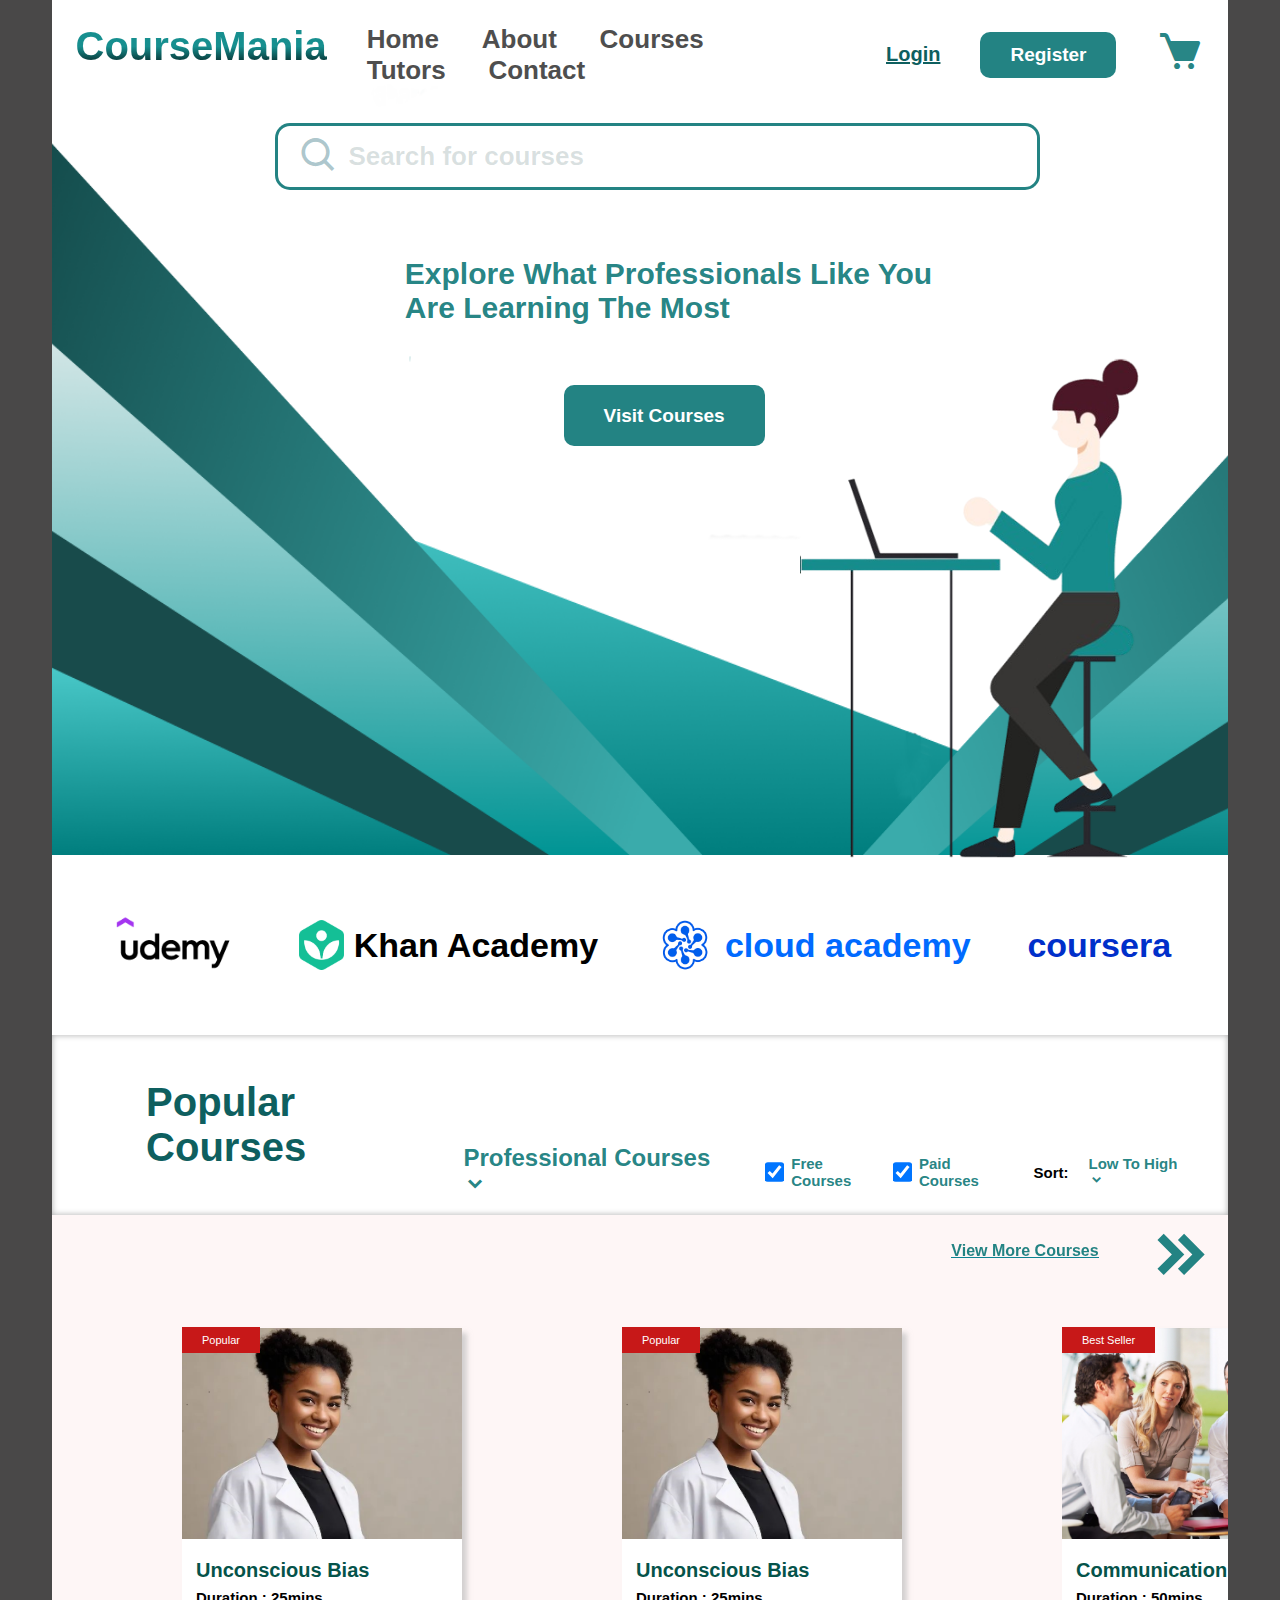
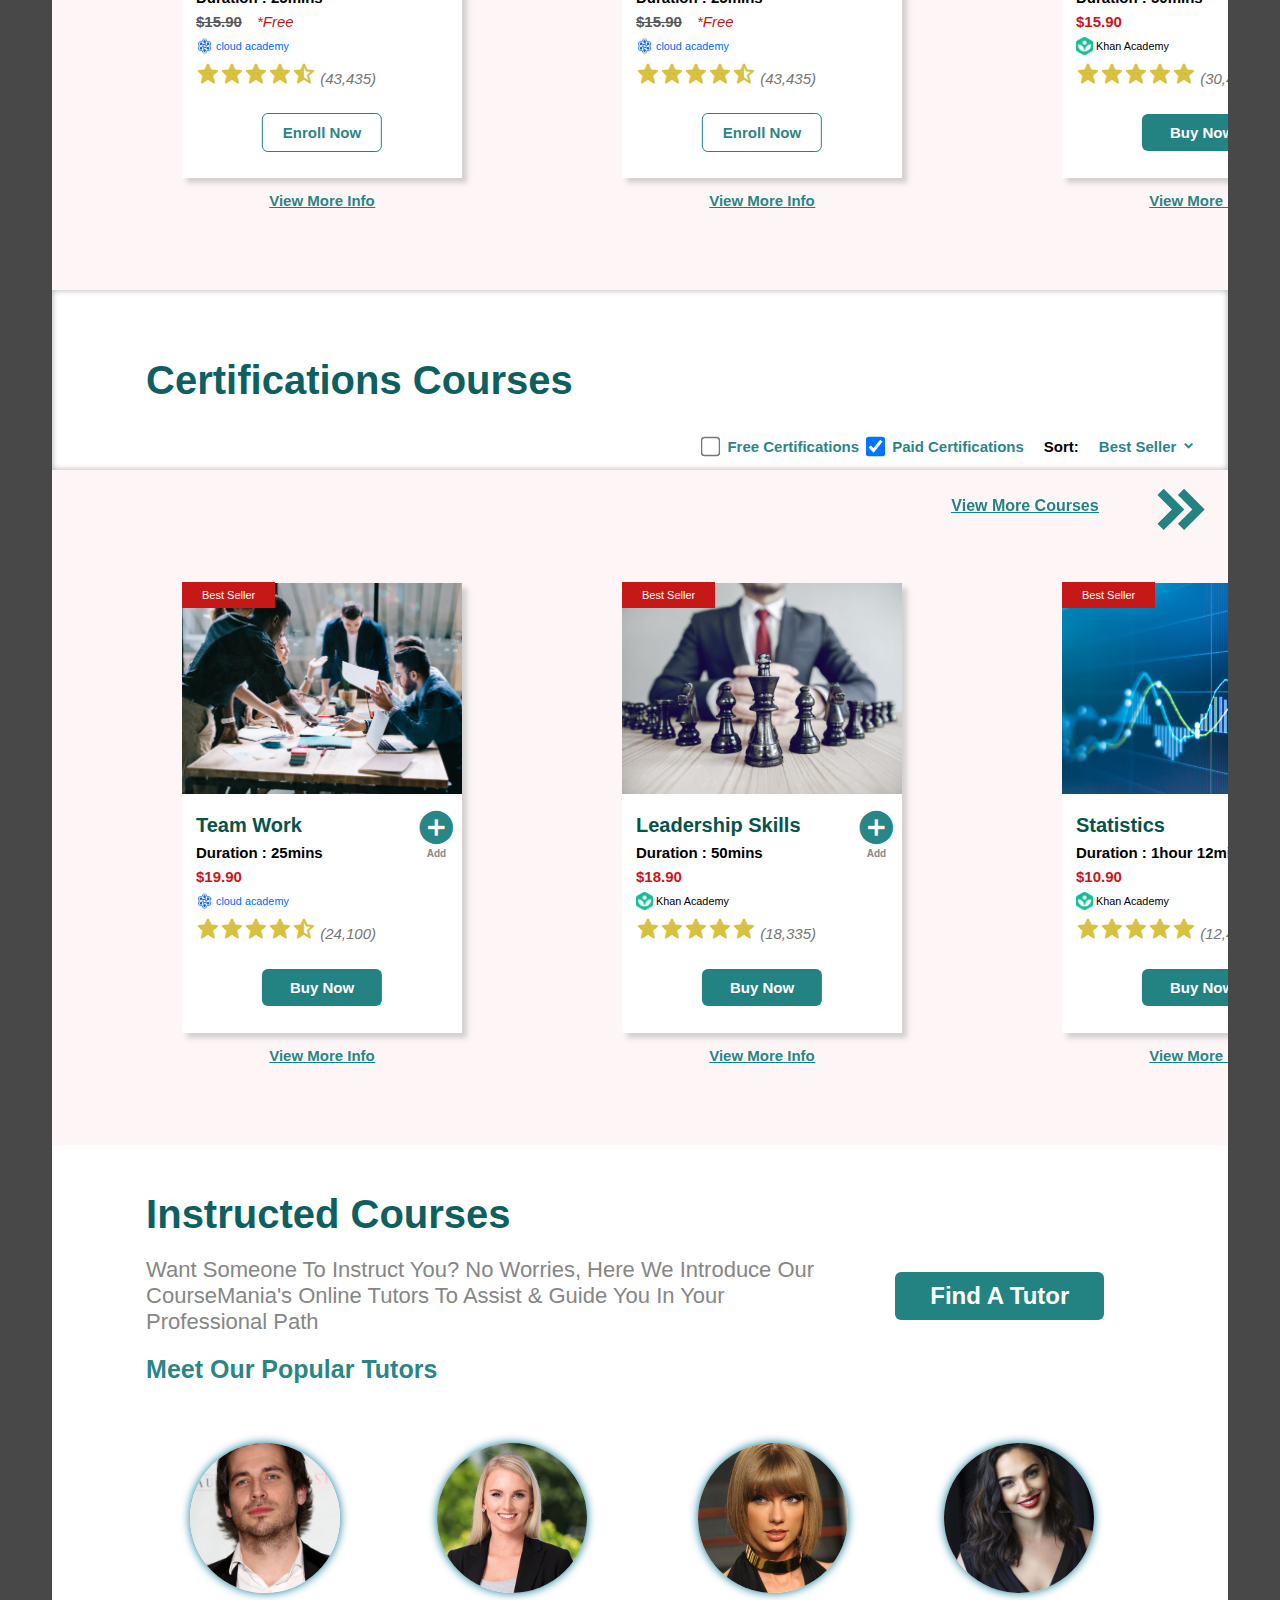
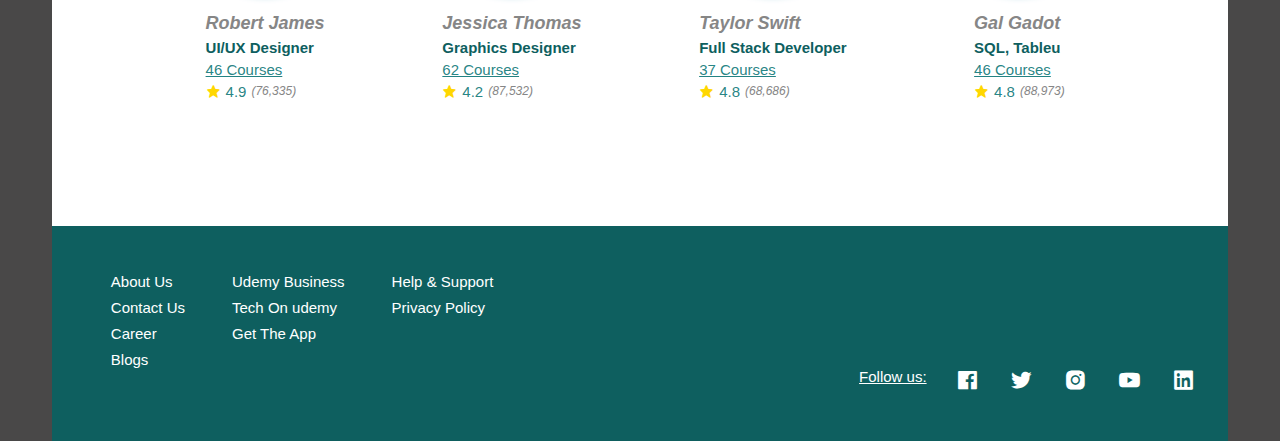
<file: index.html>
<!DOCTYPE html>
<html lang="en">
  <head>
    <meta charset="UTF-8" />
    <meta name="viewport" content="width=device-width, initial-scale=1.0" />
    <title>Course Mania</title>
   
    <link
      href="https://unpkg.com/boxicons@2.1.4/css/boxicons.min.css"
      rel="stylesheet"
    />
    <link rel="stylesheet" href="./responsive/index.css" />
    <link rel="stylesheet" href="./responsive/navabr.css" />
  </head>
  <body>
    <div class="first-page">
      <div class="container1">
        <header>
          <h1>CourseMania</h1>
        </header>
        <nav>
          <input type="checkbox" id="check" />
          <label for="check">
            <i class="bx bx-menu"></i>
          </label>
          <ul>
            <li>
              <a href="index.html">Home</a>
              <a href="#">About</a>
              <a href="#courses">Courses</a>
              <a href="#tutors">Tutors</a>
              <a href="#">Contact</a>
            </li>
          </ul>

          <div class="nav-opt">
            <a href="login.html" aria-label="Login">Login</a>
            <a href="register.html" class="btn" aria-label="Register">Register</a>
            <a href="#" aria-label="Shopping Cart"
              ><i class="bx bxs-cart"></i
            ></a>
          </div>
        </nav>
      </div>
      <div class="container2">
        <div class="search-space">
          <i class="bx bx-search"></i>
          <input type="text" placeholder="Search for courses" />
        </div>
        <div class="content">
          <p>explore what professionals like you are learning the most</p>
          <a href="#" class="btn">Visit Courses</a>
        </div>
      </div>
      <div class="image">
        <img src="./media/coursemenia.png" alt="" />
      </div>
    </div>

    <div class="second-page">
      <div class="second-logos">
        <div class="logo">
          <img src="./media/image.png" height="60" alt="" />
        </div>
        <div class="logo">
          <img height="50" width="45" src="./media/khanacademy.png" />
          <h2>Khan Academy</h2>
        </div>
        <div class="logo">
          <img height="60" width="60" src="./media/cloud.webp" />
          <h2>cloud academy</h2>
        </div>
        <div class="logo"><h2>coursera</h2></div>
      </div>
      <div class="courses-heading">
        <h1 id="courses">Popular Courses</h1>
        <div class="subs">
          <a href=""
            >Professional Courses <i class="bx bxs-chevron-down"></i>
          </a>
          <div class="subcheckbox">
            <input type="checkbox" name="" id="free" checked /><label for="free"
              >Free Courses</label
            >
            <input type="checkbox" name="" id="paid" checked /><label for="paid"
              >Paid Courses</label
            >
          </div>
          <p style="font-weight: 600">Sort:</p>
          <a>Low To High <i class="bx bxs-chevron-down"></i></a>
        </div>
        <div class="viewmorecourses"><a>View More Courses</a></div>
        <div class="nextpagearrow"><i class="bx bxs-chevrons-right"></i></div>
      </div>
      <div class="popular-courses-contents" >
        <div class="popular-courses">
          <div class="tag"><a href="">Popular</a></div>
          <div class="popular-courses-image">
            <img src="./media/1.jpeg" alt="" />
          </div>
          <div class="popular-courses-info">
            <h3>Unconscious Bias</h3>
            <p>Duration : 25mins</p>
            <div><del>$15.90</del><span>*Free</span></div>
            <div class="logo">
              <img height="18rem" width="17rem" src="./media/cloud.webp" />
              <small>cloud academy</small>
            </div>
            <div class="ratings">
              <i class="bx bxs-star"></i><i class="bx bxs-star"></i
              ><i class="bx bxs-star"></i><i class="bx bxs-star"></i
              ><i class="bx bxs-star-half"></i> <span>(43,435)</span>
            </div>
          </div>
          <div class="button enroll"><a href="enrollpage.html">Enroll Now</a></div>
          <div class="viewmoreinfo"><a href="enrollpage.html">View More Info</a></div>
        </div>
        <div class="popular-courses">
          <div class="tag"><a href="">Popular</a></div>
          <div class="popular-courses-image">
            <img src="./media/1.jpeg" alt="" />
          </div>
          <div class="popular-courses-info">
            <h3>Unconscious Bias</h3>
            <p>Duration : 25mins</p>
            <div><del>$15.90</del><span>*Free</span></div>
            <div class="logo">
              <img height="18rem" width="17rem" src="./media/cloud.webp" />
              <small>cloud academy</small>
            </div>
            <div class="ratings">
              <i class="bx bxs-star"></i><i class="bx bxs-star"></i
              ><i class="bx bxs-star"></i><i class="bx bxs-star"></i
              ><i class="bx bxs-star-half"></i> <span>(43,435)</span>
            </div>
          </div>
          <div class="button enroll"><a href="enrollpage.html">Enroll Now</a></div>
          <div class="viewmoreinfo"><a href="enrollpage.html">View More Info</a></div>
        </div>
        <div class="popular-courses">
          <div class="tag"><a href="">Best Seller</a></div>
          <div class="popular-courses-image">
            <img src="./media/communication.png" alt="" />
          </div>
          <div class="popular-courses-info">
            <h3>Communication</h3>
            <p>Duration : 50mins</p>
            <div><price style="color: #c71818">$15.90</price></div>
            <div class="logo">
              <img height="18rem" width="17rem" src="./media/khanacademy.png" />
              <small style="color: black">Khan Academy</small>
            </div>
            <div class="ratings">
              <i class="bx bxs-star"></i><i class="bx bxs-star"></i
              ><i class="bx bxs-star"></i><i class="bx bxs-star"></i
              ><i class="bx bxs-star"></i> <span>(30,435)</span>
            </div>
          </div>
          <div class="add-btn">
            <i class="bx bxs-check-circle" style="color: #c71818"></i>
            <p style="color: #010101">Added</p>
          </div>
          <div class="button buy"><a href="">Buy Now</a></div>
          <div class="viewmoreinfo"><a href="">View More Info</a></div>
        </div>
        <div class="popular-courses">
          <div class="tag"><a href="">Best Seller</a></div>
          <div class="popular-courses-image">
            <img src="./media/criticalthinker.png" alt="" />
          </div>
          <div class="popular-courses-info">
            <h3>Critical Thinker</h3>
            <p>Duration : 1hour 12mins</p>
            <div><price style="color: #c71818">$10.90</price></div>
            <div class="logo">
              <img height="18rem" width="17rem" src="./media/khanacademy.png" />
              <small style="color: black">Khan Academy</small>
            </div>
            <div class="ratings">
              <i class="bx bxs-star"></i><i class="bx bxs-star"></i
              ><i class="bx bxs-star"></i><i class="bx bxs-star"></i
              ><i class="bx bxs-star"></i> <span>(28,435)</span>
            </div>
          </div>
          <div class="add-btn">
            <i class="bx bxs-plus-circle"></i>
            <p>Add</p>
          </div>
          <div class="button buy"><a href="">Buy Now</a></div>
          <div class="viewmoreinfo"><a href="">View More Info</a></div>
        </div>
      </div>
    </div>
    <!--  -->
    <!--  -->
    <div class="second-page">
      <div class="courses-heading">
        <h1>Certifications Courses</h1>
        <div class="subs">
          <div class="subcheckbox">
            <input type="checkbox" name="" id="" />Free Certifications
            <input type="checkbox" name="" id="" checked />Paid Certifications
          </div>
          <p style="font-weight: 600">Sort:</p>
          <a>Best Seller <i class="bx bxs-chevron-down"></i></a>
        </div>
        <div class="viewmorecourses"><a>View More Courses</a></div>
        <div class="nextpagearrow"><i class="bx bxs-chevrons-right"></i></div>
      </div>
      <div class="popular-courses-contents">
        <div class="popular-courses">
          <div class="tag"><a href="">Best Seller</a></div>
          <div class="popular-courses-image">
            <img src="./media/teamwork.jpg" alt="" />
          </div>
          <div class="popular-courses-info">
            <h3>Team Work</h3>
            <p>Duration : 25mins</p>
            <div><price style="color: #c71818">$19.90</price></div>
            <div class="logo">
              <img height="18rem" width="17rem" src="./media/cloud.webp" />
              <small>cloud academy</small>
            </div>
            <div class="ratings">
              <i class="bx bxs-star"></i><i class="bx bxs-star"></i
              ><i class="bx bxs-star"></i><i class="bx bxs-star"></i
              ><i class="bx bxs-star-half"></i> <span>(24,100)</span>
            </div>
          </div>
          <div class="add-btn">
            <i class="bx bxs-plus-circle"></i>
            <p>Add</p>
          </div>
          <div class="button buy"><a href="">Buy Now</a></div>
          <div class="viewmoreinfo"><a href="">View More Info</a></div>
        </div>
        <div class="popular-courses">
          <div class="tag"><a href="">Best Seller</a></div>
          <div class="popular-courses-image">
            <img src="./media/leadership.jpg" alt="" />
          </div>
          <div class="popular-courses-info">
            <h3>Leadership Skills</h3>
            <p>Duration : 50mins</p>
            <div><price style="color: #c71818">$18.90</price></div>
            <div class="logo">
              <img height="18rem" width="17rem" src="./media/khanacademy.png" />
              <small style="color: black">Khan Academy</small>
            </div>
            <div class="ratings">
              <i class="bx bxs-star"></i><i class="bx bxs-star"></i
              ><i class="bx bxs-star"></i><i class="bx bxs-star"></i
              ><i class="bx bxs-star"></i> <span>(18,335)</span>
            </div>
          </div>
          <div class="add-btn">
            <i class="bx bxs-plus-circle"></i>
            <p>Add</p>
          </div>
          <div class="button buy"><a href="">Buy Now</a></div>
          <div class="viewmoreinfo"><a href="">View More Info</a></div>
        </div>
        <div class="popular-courses">
          <div class="tag"><a href="">Best Seller</a></div>
          <div class="popular-courses-image">
            <img src="./media/statistics.webp" alt="" />
          </div>
          <div class="popular-courses-info">
            <h3>Statistics</h3>
            <p>Duration : 1hour 12mins</p>
            <div><price style="color: #c71818">$10.90</price></div>
            <div class="logo">
              <img height="18rem" width="17rem" src="./media/khanacademy.png" />
              <small style="color: black">Khan Academy</small>
            </div>
            <div class="ratings">
              <i class="bx bxs-star"></i><i class="bx bxs-star"></i
              ><i class="bx bxs-star"></i><i class="bx bxs-star"></i
              ><i class="bx bxs-star"></i> <span>(12,435)</span>
            </div>
          </div>
          <div class="add-btn">
            <i class="bx bxs-plus-circle"></i>
            <p>Add</p>
          </div>
          <div class="button buy"><a href="">Buy Now</a></div>
          <div class="viewmoreinfo"><a href="">View More Info</a></div>
        </div>
        <div class="popular-courses">
          <div class="tag"><a href="">Best Seller</a></div>
          <div class="popular-courses-image">
            <img src="./media/statistics.webp" alt="" />
          </div>
          <div class="popular-courses-info">
            <h3>Statistics</h3>
            <p>Duration : 1hour 12mins</p>
            <div><price style="color: #c71818">$10.90</price></div>
            <div class="logo">
              <img height="18rem" width="17rem" src="./media/khanacademy.png" />
              <small style="color: black">Khan Academy</small>
            </div>
            <div class="ratings">
              <i class="bx bxs-star"></i><i class="bx bxs-star"></i
              ><i class="bx bxs-star"></i><i class="bx bxs-star"></i
              ><i class="bx bxs-star"></i> <span>(12,435)</span>
            </div>
          </div>
          <div class="add-btn">
            <i class="bx bxs-plus-circle"></i>
            <p>Add</p>
          </div>
          <div class="button buy"><a href="">Buy Now</a></div>
          <div class="viewmoreinfo"><a href="">View More Info</a></div>
        </div>
      </div>
    </div>
    <!--  -->
    <!--  -->
    <div class="forth-page">
      <div class="courses-heading">
        <h1 id="tutors">Instructed Courses</h1>
      </div>
      <div class="description">
        <p>
          Want Someone To Instruct You? No Worries, Here We Introduce Our
          CourseMania's Online Tutors To Assist & Guide You In Your Professional
          Path
        </p>
        <a href="">Find A Tutor</a>
      </div>
      <h3>Meet Our Popular Tutors</h3>
      <div class="populartutor">
        <div class="tutor">
          <div class="profile-pic">
            <img src="./media/robert.jpg" alt="" />
          </div>
          <div class="about-tutor">
            <h4>Robert James</h4>
            <p>UI/UX Designer</p>
            <a href="">46 Courses</a>
            <div class="rating">
              <i class="bx bxs-star"></i>
              4.9
              <span>(76,335)</span>
            </div>
          </div>
        </div>

        <div class="tutor">
          <div class="profile-pic">
            <img src="./media/profile-2.jpg" alt="" />
          </div>
          <div class="about-tutor">
            <h4>Jessica Thomas</h4>
            <p>Graphics Designer</p>
            <a href="">62 Courses</a>
            <div class="rating">
              <i class="bx bxs-star"></i>
              4.2
              <span>(87,532)</span>
            </div>
          </div>
        </div>
        <div class="tutor">
          <div class="profile-pic">
            <img src="./media/profile-3.jpg" alt="" />
          </div>
          <div class="about-tutor">
            <h4>Taylor Swift</h4>
            <p>Full Stack Developer</p>
            <a href="">37 Courses</a>
            <div class="rating">
              <i class="bx bxs-star"></i>
              4.8
              <span>(68,686)</span>
            </div>
          </div>
        </div>
        <div class="tutor">
          <div class="profile-pic">
            <img src="./media/profile-4.jpg" alt="" />
          </div>
          <div class="about-tutor">
            <h4>Gal Gadot</h4>
            <p>SQL, Tableu</p>
            <a href="">46 Courses</a>
            <div class="rating">
              <i class="bx bxs-star"></i>
              4.8
              <span>(88,973)</span>
            </div>
          </div>
        </div>
      </div>
    </div>
    <!--  -->
    <!--  -->
    <footer>
      <div class="container">
        <div class="col">
          <a href="">About Us</a>
          <a href="">Contact Us</a>
          <a href="">Career</a>
          <a href="">Blogs</a>
        </div>
        <div class="col">
          <a href="">Udemy Business</a>
          <a href="">Tech On udemy</a>
          <a href="">Get The App</a>
        </div>
        <div class="col">
          <a href="">Help & Support</a>
          <a href="">Privacy Policy</a>
        </div>
      </div>
      <div class="social-medias">
        <ins>Follow us:</ins>
        <a href=""><i class="bx bxl-facebook-square"></i></a>
        <a href=""><i class="bx bxl-twitter"></i></a>
        <a href=""><i class="bx bxl-instagram-alt"></i></a>
        <a href=""><i class="bx bxl-youtube"></i></a>
        <a href=""><i class="bx bxl-linkedin-square"></i></a>
      </div>
    </footer>
  </body>
</html>
</file>
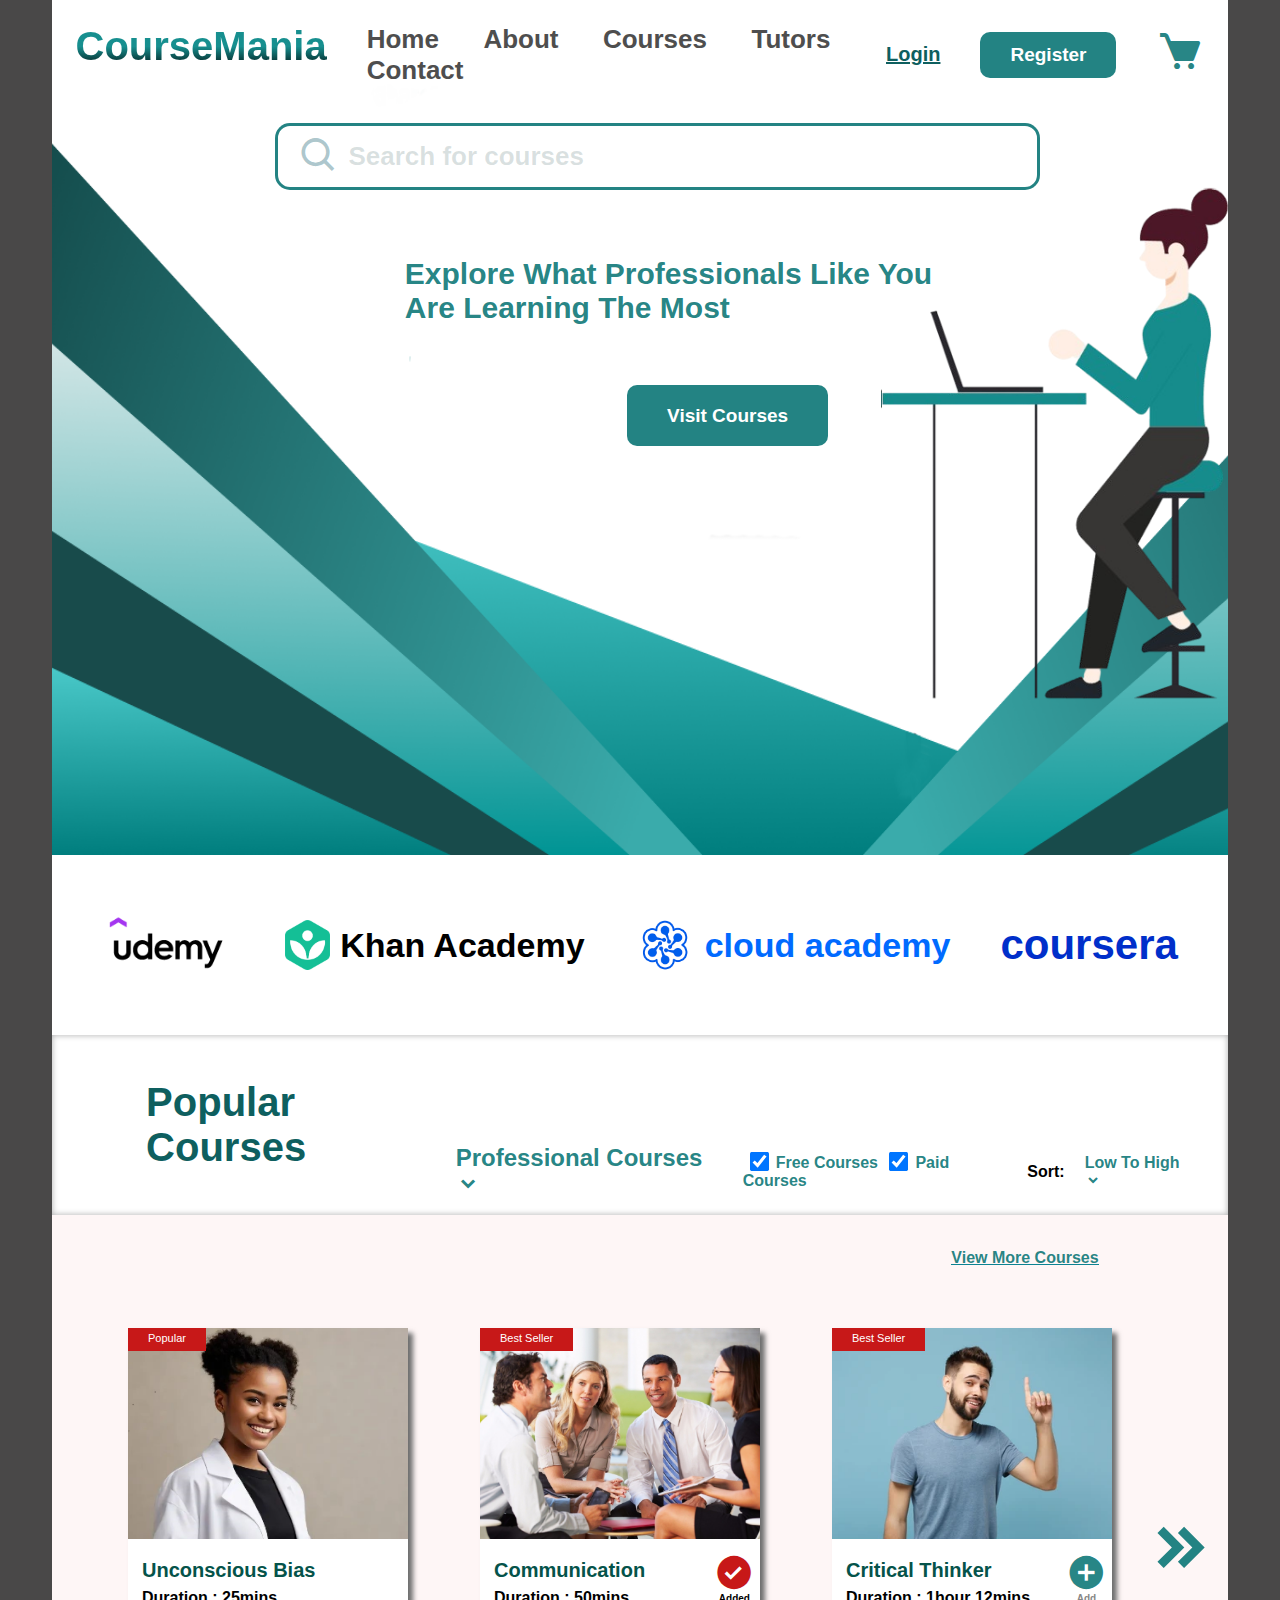
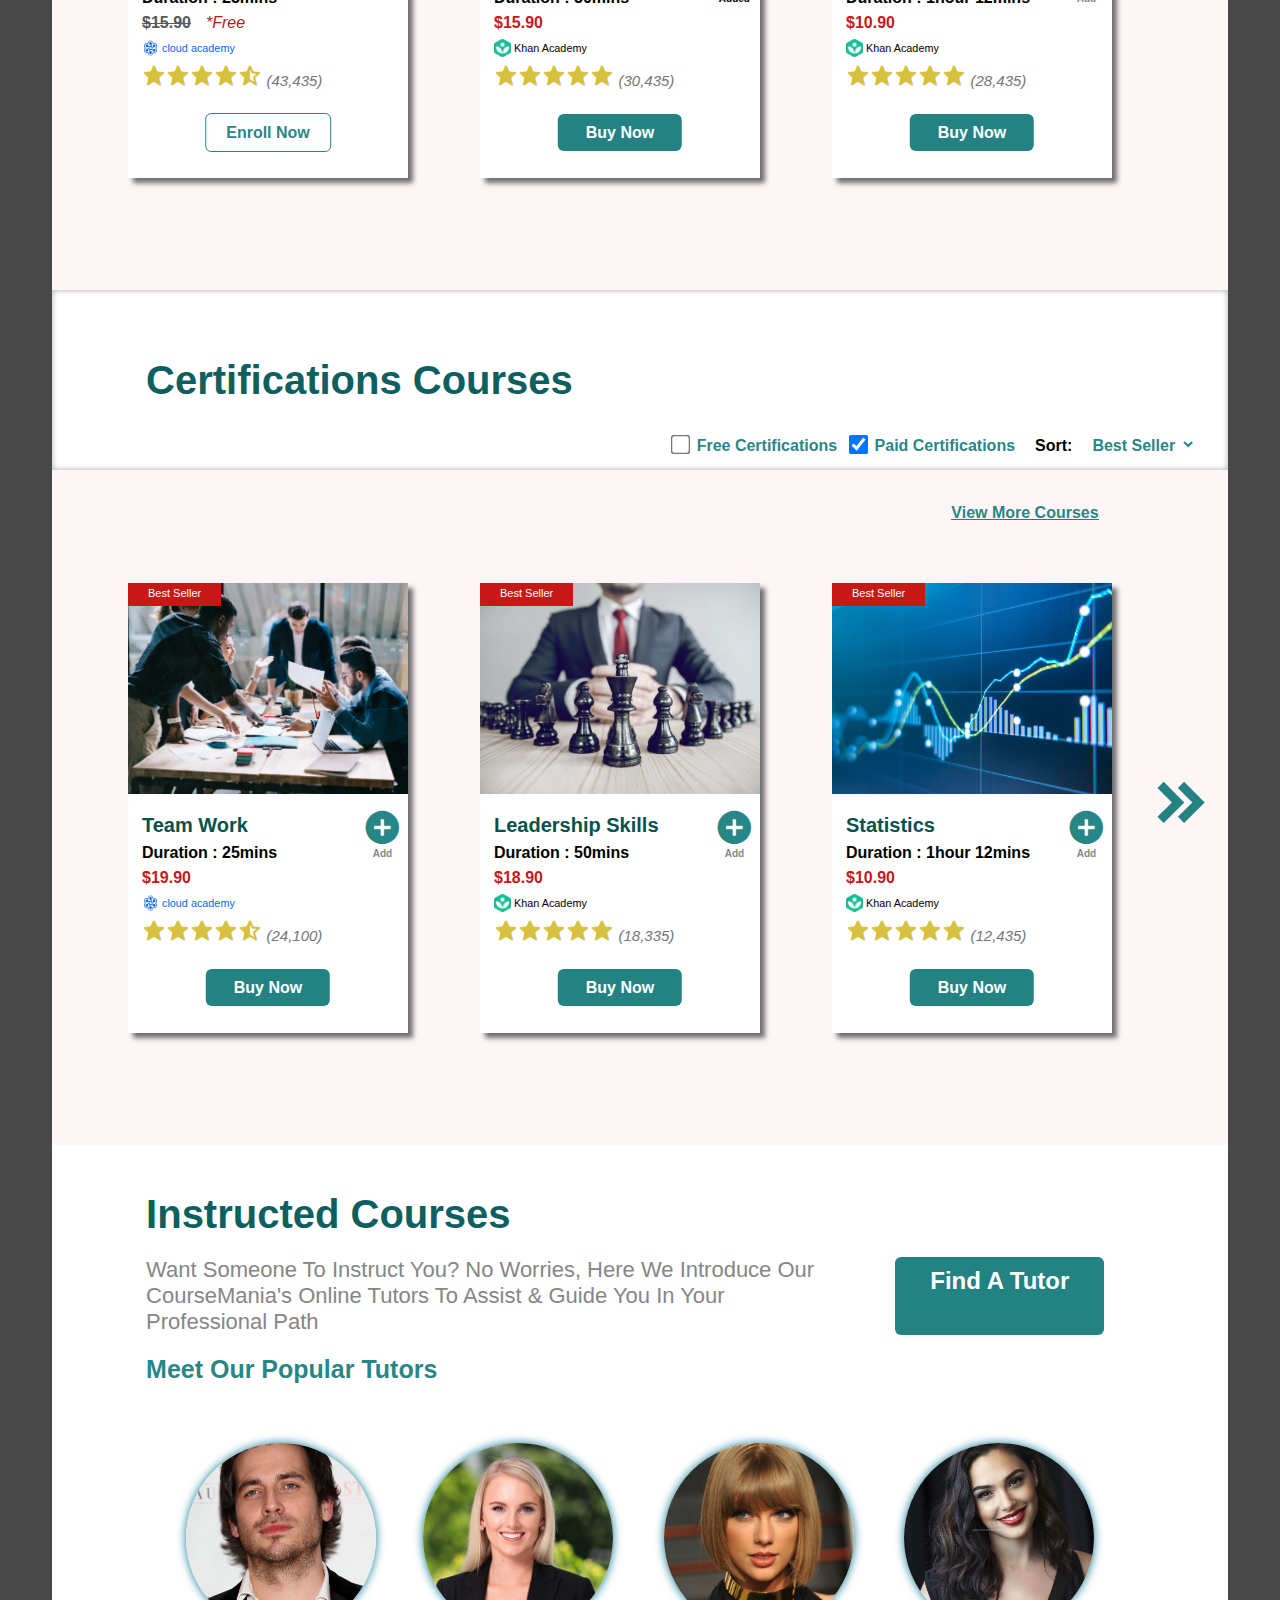
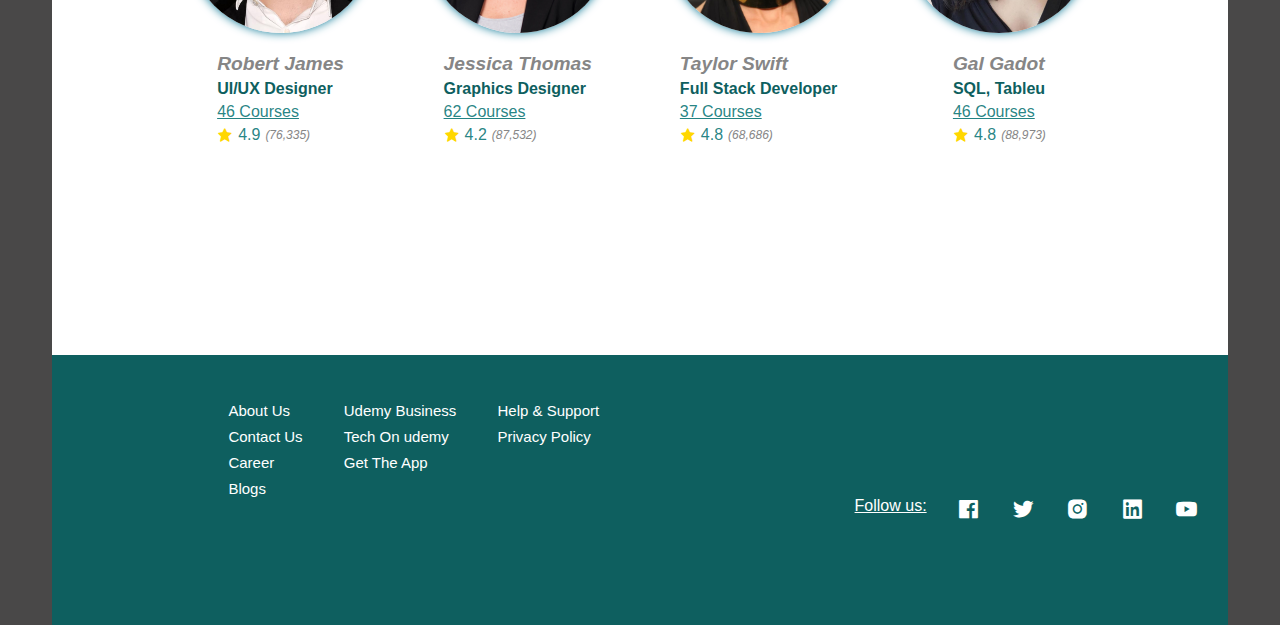
<file: coursemania.html>
<!DOCTYPE html>
<html lang="en">
  <head>
    <meta charset="UTF-8" />
    <meta name="viewport" content="width=device-width, initial-scale=1.0" />
    <title>Course Mania</title>
    <style>
      * {
        margin: 0;
        box-sizing: border-box;
        transition: 1s;
      }
      body {
        scroll-behavior: auto;
        background-color: #494848;
        margin: 0 52px;
        font-family: sans-serif;
      }
      body::-webkit-scrollbar {
        display: none;
      }
      :root {
        --primary-color: rgb(14, 95, 95);
        --button-color: rgba(18, 122, 122, 0.929);
        --font-size: 26px;
      }
      .first-page {
        width: 100%;
        height: 95vh;
        background: url("./media/background1.png");
        background-size: 100% 100%;
        display: flex;
        flex-direction: column;
        /* align-items: center; */
      }
      .first-page .container1 {
        width: 100%;
        display: flex;
        justify-content: space-between;
        padding: 2%;
      }
      .first-page .container1 header h1 {
        font-size: 40px;
        font-weight: 700;
        background: linear-gradient(
          to bottom,
          rgb(23, 143, 143) 50%,
          rgb(1, 13, 13)
        );
        -webkit-background-clip: text;
        -webkit-text-fill-color: transparent;
        background-clip: text;
        color: transparent;
      }
      .first-page .container1 nav {
        display: flex;
        /* width: 50%; */
        justify-content: space-between;
      }
      .first-page .container1 nav ul {
        list-style: none;
        display: flex;
        justify-content: space-between;
        align-items: center;
      }
      .first-page .container1 nav ul a {
        position: relative;
        text-decoration: none;
        font-size: var(--font-size);
        font-weight: 600;
        color: rgb(78, 78, 78);
        margin-right: 40px;
      }
      .first-page .container1 nav ul a::after {
        content: "";
        position: absolute;
        bottom: -2px; /* Adjust as needed */
        left: 0;
        width: 0;
        height: 2px; /* Adjust as needed */
        background-color: var(--button-color); /* Same color as the text */
        transition: width 0.3s ease;
      }
      .first-page .container1 nav ul a:hover::after {
        width: 100%;
      }
      .first-page .container1 .nav-opt {
        display: flex;
        /* width: 50%; */
        align-items: center;
        justify-content: space-between;
      }
      .first-page .container1 .nav-opt a:first-child {
        margin-right: 40px;
        color: var(--primary-color);
        font-size: 20px;
        font-weight: 600;
      }
      .first-page .container1 .nav-opt a:nth-child(2) {
        margin-right: 40px;
        color: #fff;
        font-size: 19px;
        font-weight: 550;
        border: none;
        border-radius: 10px;
        background: var(--button-color);
        text-decoration: none;
        padding: 12px 30px;
      }
      .first-page .container1 .nav-opt a:nth-child(3) {
        color: var(--button-color);
        font-size: 48px;
      }
      .first-page .container2 {
        position: relative;
      }
      .first-page .container2 .search-space {
        position: absolute;
        top: 15%;
        left: 19%;
        width: 65%;
      }
      .first-page .container2 .search-space i {
        position: absolute;
        top: 18%;
        left: 3%;
        font-size: 42px;
        color: #3877846d;
      }
      .first-page .container2 .search-space input {
        width: 100%;
        padding: 15px 30px;
        border-radius: 15px;
        text-indent: 40px;
        border: 3px solid var(--button-color);
        justify-items: center;
        font-size: var(--font-size);
      }
      .first-page .container2 .search-space input:hover {
        background-color: rgba(43, 143, 163, 0.249);
      }
      .first-page .container2 .search-space input:focus {
       outline: none;
       background-color: rgba(43, 143, 163, 0.249);
      }
      .first-page .container2 .search-space input::placeholder {
        color: rgba(83, 115, 115, 0.214);
        font-weight: 550;
        font-size: var(--font-size);
      }
      .first-page .container2 .content {
        position: relative;
        width: 45%;
        top: 150%;
        left: 30%;
      }
      .first-page .container2 .content p {
        position: relative;
        top: 0%;
        font-size: 30px;
        font-weight: 550;
        text-transform: capitalize;
        margin-top: 5px;
        color: var(--button-color);
      }
      .first-page .container2 .content a {
        position: relative;
        top: 80px;
        left: 42%;
        margin-right: 40px;
        color: #fff;
        font-size: 19px;
        font-weight: 550;
        border: none;
        border-radius: 10px;
        background: var(--button-color);
        text-decoration: none;
        padding: 20px 40px;
      }
      .first-page .container2 .content .image {
        /* width: 100px; */
        position: absolute;
        top: -70px;
        left: 90%;
        height: 200px;
        /* overflow: hidden; */
      }
      .first-page .container2 .content .image img {
        width: 400px;
        animation-name: landimage;
        animation-duration: 2s;
        animation-timing-function: ease-in;
        animation-iteration-count: infinite;
        animation-direction: alternate;
      }
      @keyframes landimage {
        from {
          transform: translateX(0);
        }
        to {
          transform: translateX(10px);
        }
      }
      .btn:hover {
        background-color: rgb(11, 87, 83) !important;
      }
      .second-page {
        height: auto;
        background-color: rgb(90, 89, 89);
      }
      .second-page .second-logos {
        height: 20vh;
        background-color: rgb(255, 255, 255);
        z-index: 1;
        display: flex;
        justify-content: space-evenly;
        align-items: center;
      }
      .second-page .second-logos .logo {
        display: flex;
        align-items: center;
        gap: 10px;
      }
      /* .second-page .second-logos .logo:first-child::before {
        content: "^";
        display: block;
        position: relative;
        top: -20px; 
        left: 5px;
        font-weight: 900;
        font-size: 40px;
        color: rgb(163, 101, 225);
      } */
      .second-page .second-logos .logo:nth-child(2) h2 {
        font-size: 34px;
      }
      .second-page .second-logos .logo:nth-child(3) h2 {
        font-size: 34px;
        color: rgb(0, 106, 255);
      }
      .second-page .second-logos .logo:nth-child(4) h2 {
        font-size: 42px;
        color: rgb(0, 47, 202);
      }

      .second-page .courses-heading {
        height: 20vh;
        z-index: 0;
        box-shadow: inset 0 0 6px rgb(172, 172, 172);
        background-color: rgb(255, 255, 255);
        display: flex;
        justify-content: space-between;
        padding-left: 8%;
      }
      .second-page .courses-heading h1 {
        align-self: center;
        color: var(--primary-color);
        font-stretch: condensed;
        font-size: 40px;
      }
      .second-page .courses-heading .subs {
        align-self: flex-end;
        padding-right: 3%;
        display: flex;
        align-items: center;
        padding-bottom: 15px;
        gap: 20px;
      }
      .second-page .courses-heading .subs > *:not(p) {
        text-decoration: none;
        color: var(--button-color);
        font-weight: bold;
      }
      .second-page .courses-heading .subs a:first-child {
        font-size: 24px;
      }
      .second-page .courses-heading .subs input {
        margin: 0 10px;
        background-color: #494848;
        scale: 1.5;
      }
      .second-page .popular-courses-contents {
        height: 75vh;
        background-color: #fef6f6;
        display: flex;
        justify-content: space-around;
        align-items: center;
        position: relative;
        padding-left: 40px;
        padding-right: 80px;
      }

      .second-page .popular-courses-contents .viewmorecourses {
        position: absolute;
        top: 5%;
        right: 11%;
      }
      .second-page .popular-courses-contents .viewmorecourses a {
        color: var(--button-color);
        font-size: 16px;
        font-weight: 600;
        text-decoration: none;
      }
      .second-page .popular-courses-contents .viewmorecourses a::after {
        content: "";
        display: block;
        position: absolute;
        height: 0.5px;
        width: 100%;
        background-color: rgb(12, 131, 146);
        left: 0;
        bottom: 13%;
      }

      .second-page .popular-courses-contents .nextpagearrow {
        position: absolute;
        top: 50%;
        transform: translateY(-50%);
        right: 1%;
        font-size: 70px;
        font-weight: 500;
        font-stretch: ultra-condensed;
        color: var(--button-color);
      }
      .second-page .popular-courses-contents .popular-courses {
        position: relative;
        width: 280px;
        height: 450px;
        box-shadow: 5px 5px 5px rgb(109, 109, 109);
        background-color: #fff;
        overflow: hidden;
      }
      .second-page .popular-courses-contents .popular-courses .tag {
        position: absolute;
        top: 0;
      }
      .second-page .popular-courses-contents .popular-courses .tag a {
        color: white;
        padding: 7px 20px;
        text-decoration: none;
        background-color: #c71818;
        font-size: 11px;
      }
      .second-page
        .popular-courses-contents
        .popular-courses
        .popular-courses-image {
        width: 100%;
        height: 47%;
      }
      .second-page .popular-courses-contents .popular-courses-image img {
        object-fit: cover;
        height: 100%;
        width: 100%;
      }
      .second-page
        .popular-courses-contents
        .popular-courses
        .popular-courses-info {
        margin: 20px 14px;
        display: grid;
        grid-template-rows: repeat(1fr, 4);
        gap: 7px;
      }
      .second-page
        .popular-courses-contents
        .popular-courses
        .popular-courses-info {
        margin: 20px 14px;
      }
      .second-page
        .popular-courses-contents
        .popular-courses
        .popular-courses-info
        h3 {
        color: rgb(5, 83, 74);
        font-size: 20px;
      }
      .second-page
        .popular-courses-contents
        .popular-courses
        .popular-courses-info
        p {
        font-weight: 600;
      }
      .second-page .popular-courses-contents .popular-courses-info div del,
      .second-page .popular-courses-contents .popular-courses-info div price {
        color: #595959;
        margin-right: 15px;
        font-weight: 600;
      }
      .second-page .popular-courses-contents .popular-courses-info div > span {
        color: #be1a1a;
        font-style: italic;
      }
      .second-page .popular-courses-contents .popular-courses-info .logo {
        display: flex;
        align-items: center;
        gap: 3px;
        color: rgb(0, 106, 255);
        font-size: 13px;
        font-weight: 500;
      }
      .second-page .popular-courses-contents .popular-courses-info .ratings i {
        color: rgb(215, 193, 65);
        font-size: 24px;
      }
      .second-page
        .popular-courses-contents
        .popular-courses-info
        .ratings
        span {
        color: rgb(118, 118, 118);
        font-size: 15px;
      }
      .second-page .popular-courses-contents .popular-courses .add-btn {
        position: absolute;
        top: 50%;
        right: 2%;
        display: flex;
        flex-direction: column;
        align-items: center;
      }
      .second-page .popular-courses-contents .popular-courses .add-btn i {
        color: var(--button-color);
        font-size: 40px;
      }
      .second-page .popular-courses-contents .popular-courses .add-btn i:hover {
        scale: 1.2;
        cursor: pointer;
      }
      .second-page .popular-courses-contents .popular-courses .add-btn p {
        font-size: 10px;
        font-weight: 600;
        color: #868686;
      }
      .second-page .popular-courses-contents .popular-courses .button {
        position: absolute;
        top: 88%;
        left: 50%;
        transform: translateX(-50%);
      }
      .second-page .popular-courses-contents .popular-courses .enroll a {
        text-decoration: none;
        color: var(--button-color);
        border: 1px solid var(--button-color);
        padding: 10px 20px;
        border-radius: 6px;
        font-weight: 600;
      }
      .second-page .popular-courses-contents .popular-courses .enroll a:hover {
        background-color: var(--button-color);
        color: white;
        border:none;
        
      }
      .second-page .popular-courses-contents .popular-courses .buy a {
        text-decoration: none;
        color: white;
        background-color: var(--button-color);
        padding: 10px 28px;
        border-radius: 6px;
        font-weight: 600;
      }
      .second-page .popular-courses-contents .popular-courses .buy a:hover {
        background-color: var(--primary-color);
      }
      .second-page .popular-courses-contents .popular-courses .viewmoreinfo {
        position: absolute;
        bottom: -7%;
        left: 50%;
        transform: translateX(-50%);
      }
      .second-page .popular-courses-contents .popular-courses .viewmoreinfo a {
        color: var(--button-color);
        font-size: 15px;
        font-weight: 600;
        text-decoration: none;
      }
      .second-page .popular-courses-contents .popular-courses .viewmoreinfo a:hover {
        color: red;
      }
      .second-page
        .popular-courses-contents
        .popular-courses
        .viewmoreinfo
        a::after {
        content: "";
        display: block;
        position: absolute;
        height: 0.5px;
        width: 100%;
        background-color: rgb(12, 131, 146);
        left: 0;
        bottom: 13%;
      }
      .forth-page {
        height: 90vh;
        background-color: white;
        padding: 4% 8%;
      }
      .forth-page .courses-heading h1 {
        color: var(--primary-color);
        font-stretch: condensed;
        font-size: 40px;
      }
      .forth-page .description {
        margin: 2% 0;
        display: flex;
        /* grid-template-columns: 3fr 1fr; */
        justify-content: space-between;
      }
      .forth-page .description p {
        color: #868686;
        font-size: 22px;
        width: 70%;
      }
      .forth-page .description a {
        text-decoration: none;
        background: var(--button-color);
        padding: 10px 35px;
        color: #ffffff;
        font-size: 24px;
        font-weight: 600;
        margin-right: 3%;
        border-radius: 6px;
      }
      .forth-page .description a:hover {
        background-color: var(--primary-color);
      }
      .forth-page h3 {
        color: var(--button-color);
        font-size: 25px;
      }
      .forth-page .populartutor {
        display: flex;
        justify-content: space-between;
        margin: 2% 0;
        padding: 4%;
      }
      .forth-page .populartutor .tutor {
        display: flex;
        flex-direction: column;
        align-items: center;
      }
      .forth-page .populartutor .tutor .profile-pic {
        width: 190px;
        height: 190px;
        border-radius: 50%;
        overflow: hidden;
        box-shadow: 0 0 10px rgb(12, 120, 150);
      }
      .forth-page .populartutor .tutor img {
        object-fit: cover;
        height: 100%;
        width: 100%;
      }
      .forth-page .populartutor .tutor .about-tutor {
        display: flex;
        flex-direction: column;
        gap: 5px;
        margin: 20px;
      }
      .forth-page .populartutor .tutor .about-tutor h4{
        color: #868686;
        font-style: italic;
        font-weight: 600;
        font-size: larger;
      }
      .forth-page .populartutor .tutor .about-tutor p{
        color: var(--primary-color);
        font-weight: 600;
      }
      .forth-page .populartutor .tutor .about-tutor a{
        color: var(--button-color);
      }
      .forth-page .populartutor .tutor .about-tutor .rating{
        display: flex;
        align-items: center;
        gap: 5px;
        color: var(--button-color);
      }
      .forth-page .populartutor .tutor .about-tutor .rating i{
        color:gold;
      }
      .forth-page .populartutor .tutor .about-tutor .rating span{
        color:#868686;
        font-style: italic;
        font-size:12px;
      }
      footer{
        background-color: var(--primary-color);
        height: 30vh;
        display: flex;
        flex-direction: column;
        padding: 4% 15%;
      }
      footer .container{
        display: flex;
        gap: 5%;
      }
      footer .container .col{
        display: flex;
        flex-direction: column;
        gap: 9px;
      }
      footer .container .col a{
        text-decoration: none;
        color: white;
        font-size: 15px;
      }
      footer .social-medias{
        align-self: end;
        display: flex;
        gap: 15%;
       text-wrap: nowrap;
       width: fit-content;
        color: white;
      }
      footer .social-medias a i{
        text-decoration: none;
        font-size: 25px;
        color: white;
      }
      footer .social-medias a i:hover{
        color: violet;
      }
    </style>
    <link
      href="https://unpkg.com/boxicons@2.1.4/css/boxicons.min.css"
      rel="stylesheet"
    />
  </head>
  <body>
    <div class="first-page">
      <div class="container1">
        <header>
          <h1>CourseMania</h1>
        </header>
        <nav>
          <ul>
            <li>
              <a href="#">Home</a>
              <a href="#">About</a>
              <a href="#">Courses</a>
              <a href="#">Tutors</a>
              <a href="#">Contact</a>
            </li>
          </ul>
        </nav>
        <div class="nav-opt">
          <a href="#">Login</a>
          <a href="#" class="btn">Register</a>
          <a href="#"><i class="bx bxs-cart"></i></a>
        </div>
      </div>
      <div class="container2">
        <div class="search-space">
          <i class="bx bx-search"></i>
          <input type="text" placeholder="Search for courses" />
        </div>
        <div class="content">
          <p>explore what professionals like you are learning the most</p>
          <a href="#" class="btn">Visit Courses</a>
          <div class="image">
            <img src="./media/coursemenia.png" alt="" />
          </div>
        </div>
      </div>
    </div>

    <div class="second-page">
      <div class="second-logos">
        <div class="logo">
          <img src="./media/image.png" height="60px" alt="" />
        </div>
        <div class="logo">
          <img height="50px" width="45px" src="./media/khanacademy.png" />
          <h2>Khan Academy</h2>
        </div>
        <div class="logo">
          <img height="60px" width="60px" src="./media/cloud.webp" />
          <h2>cloud academy</h2>
        </div>
        <div class="logo"><h2>coursera</h2></div>
      </div>
      <div class="courses-heading">
        <h1>Popular Courses</h1>
        <div class="subs">
          <a href=""
            >Professional Courses <i class="bx bxs-chevron-down"></i>
          </a>
          <div class="subcheckbox">
            <input type="checkbox" name="" id="" checked />Free Courses
            <input type="checkbox" name="" id="" checked />Paid Courses
          </div>
          <p style="font-weight: 600;">Sort:</p>
          <a>Low To High <i class="bx bxs-chevron-down"></i></a>
        </div>
      </div>
      <div class="popular-courses-contents">
        <div class="viewmorecourses"><a>View More Courses</a></div>
        <div class="nextpagearrow"><i class="bx bxs-chevrons-right"></i></div>
        <div class="popular-courses">
          <div class="tag"><a href="">Popular</a></div>
          <div class="popular-courses-image">
            <img src="./media/1.jpeg" alt="" />
          </div>
          <div class="popular-courses-info">
            <h3>Unconscious Bias</h3>
            <p>Duration : 25mins</p>
            <div><del>$15.90</del><span>*Free</span></div>
            <div class="logo">
              <img height="18px" width="17px" src="./media/cloud.webp" />
              <small>cloud academy</small>
            </div>
            <div class="ratings">
              <i class="bx bxs-star"></i><i class="bx bxs-star"></i
              ><i class="bx bxs-star"></i><i class="bx bxs-star"></i
              ><i class="bx bxs-star-half"></i> <span>(43,435)</span>
            </div>
          </div>
          <div class="button enroll"><a href="">Enroll Now</a></div>
          <div class="viewmoreinfo"><a href="">View More Info</a></div>
        </div>
        <div class="popular-courses">
          <div class="tag"><a href="">Best Seller</a></div>
          <div class="popular-courses-image">
            <img src="./media/communication.png" alt="" />
          </div>
          <div class="popular-courses-info">
            <h3>Communication</h3>
            <p>Duration : 50mins</p>
            <div><price style="color: #c71818">$15.90</price></div>
            <div class="logo">
              <img height="18px" width="17px" src="./media/khanacademy.png" />
              <small style="color: black">Khan Academy</small>
            </div>
            <div class="ratings">
              <i class="bx bxs-star"></i><i class="bx bxs-star"></i
              ><i class="bx bxs-star"></i><i class="bx bxs-star"></i
              ><i class="bx bxs-star"></i> <span>(30,435)</span>
            </div>
          </div>
          <div class="add-btn">
            <i class="bx bxs-check-circle" style="color: #c71818"></i>
            <p style="color: #010101">Added</p>
          </div>
          <div class="button buy"><a href="">Buy Now</a></div>
          <div class="viewmoreinfo"><a href="">View More Info</a></div>
        </div>
        <div class="popular-courses">
          <div class="tag"><a href="">Best Seller</a></div>
          <div class="popular-courses-image">
            <img src="./media/criticalthinker.png" alt="" />
          </div>
          <div class="popular-courses-info">
            <h3>Critical Thinker</h3>
            <p>Duration : 1hour 12mins</p>
            <div><price style="color: #c71818">$10.90</price></div>
            <div class="logo">
              <img height="18px" width="17px" src="./media/khanacademy.png" />
              <small style="color: black">Khan Academy</small>
            </div>
            <div class="ratings">
              <i class="bx bxs-star"></i><i class="bx bxs-star"></i
              ><i class="bx bxs-star"></i><i class="bx bxs-star"></i
              ><i class="bx bxs-star"></i> <span>(28,435)</span>
            </div>
          </div>
          <div class="add-btn">
            <i class="bx bxs-plus-circle"></i>
            <p>Add</p>
          </div>
          <div class="button buy"><a href="">Buy Now</a></div>
          <div class="viewmoreinfo"><a href="">View More Info</a></div>
        </div>
      </div>
    </div>
    <!--  -->
    <!--  -->
    <div class="second-page">
      <div class="courses-heading">
        <h1>Certifications Courses</h1>
        <div class="subs">
          <div class="subcheckbox">
            <input type="checkbox" name="" id="" />Free Certifications
            <input type="checkbox" name="" id="" checked />Paid Certifications
          </div>
          <p style="font-weight: 600;">Sort:</p>
          <a>Best Seller <i class="bx bxs-chevron-down"></i></a>
        </div>
      </div>
      <div class="popular-courses-contents">
        <div class="viewmorecourses"><a>View More Courses</a></div>
        <div class="nextpagearrow"><i class="bx bxs-chevrons-right"></i></div>
        <div class="popular-courses">
          <div class="tag"><a href="">Best Seller</a></div>
          <div class="popular-courses-image">
            <img src="./media/teamwork.jpg" alt="" />
          </div>
          <div class="popular-courses-info">
            <h3>Team Work</h3>
            <p>Duration : 25mins</p>
            <div><price style="color: #c71818">$19.90</price></div>
            <div class="logo">
              <img height="18px" width="17px" src="./media/cloud.webp" />
              <small>cloud academy</small>
            </div>
            <div class="ratings">
              <i class="bx bxs-star"></i><i class="bx bxs-star"></i
              ><i class="bx bxs-star"></i><i class="bx bxs-star"></i
              ><i class="bx bxs-star-half"></i> <span>(24,100)</span>
            </div>
          </div>
          <div class="add-btn">
            <i class="bx bxs-plus-circle"></i>
            <p>Add</p>
          </div>
          <div class="button buy"><a href="">Buy Now</a></div>
          <div class="viewmoreinfo"><a href="">View More Info</a></div>
        </div>
        <div class="popular-courses">
          <div class="tag"><a href="">Best Seller</a></div>
          <div class="popular-courses-image">
            <img src="./media/leadership.jpg" alt="" />
          </div>
          <div class="popular-courses-info">
            <h3>Leadership Skills</h3>
            <p>Duration : 50mins</p>
            <div><price style="color: #c71818">$18.90</price></div>
            <div class="logo">
              <img height="18px" width="17px" src="./media/khanacademy.png" />
              <small style="color: black">Khan Academy</small>
            </div>
            <div class="ratings">
              <i class="bx bxs-star"></i><i class="bx bxs-star"></i
              ><i class="bx bxs-star"></i><i class="bx bxs-star"></i
              ><i class="bx bxs-star"></i> <span>(18,335)</span>
            </div>
          </div>
          <div class="add-btn">
            <i class="bx bxs-plus-circle"></i>
            <p>Add</p>
          </div>
          <div class="button buy"><a href="">Buy Now</a></div>
          <div class="viewmoreinfo"><a href="">View More Info</a></div>
        </div>
        <div class="popular-courses">
          <div class="tag"><a href="">Best Seller</a></div>
          <div class="popular-courses-image">
            <img src="./media/statistics.webp" alt="" />
          </div>
          <div class="popular-courses-info">
            <h3>Statistics</h3>
            <p>Duration : 1hour 12mins</p>
            <div><price style="color: #c71818">$10.90</price></div>
            <div class="logo">
              <img height="18px" width="17px" src="./media/khanacademy.png" />
              <small style="color: black">Khan Academy</small>
            </div>
            <div class="ratings">
              <i class="bx bxs-star"></i><i class="bx bxs-star"></i
              ><i class="bx bxs-star"></i><i class="bx bxs-star"></i
              ><i class="bx bxs-star"></i> <span>(12,435)</span>
            </div>
          </div>
          <div class="add-btn">
            <i class="bx bxs-plus-circle"></i>
            <p>Add</p>
          </div>
          <div class="button buy"><a href="">Buy Now</a></div>
          <div class="viewmoreinfo"><a href="">View More Info</a></div>
        </div>
      </div>
    </div>
    <!--  -->
    <!--  -->
    <div class="forth-page">
      <div class="courses-heading">
        <h1>Instructed Courses</h1>
      </div>
      <div class="description">
        <p>
          Want Someone To Instruct You? No Worries, Here We Introduce Our
          CourseMania's Online Tutors To Assist & Guide You In Your Professional
          Path
        </p>
        <a href="">Find A Tutor</a>
      </div>
      <h3>Meet Our Popular Tutors</h3>
      <div class="populartutor">
        <div class="tutor">
          <div class="profile-pic">
            <img src="./media/robert.jpg" alt="" />
          </div>
          <div class="about-tutor">
            <h4>Robert James</h4>
            <p>UI/UX Designer</p>
            <a href="">46 Courses</a>
            <div class="rating">
              <i class="bx bxs-star"></i>
              4.9
              <span>(76,335)</span>
            </div>
          </div>
        </div>
        
        <div class="tutor">
          <div class="profile-pic">
            <img src="./media/profile-2.jpg" alt="" />
          </div>
          <div class="about-tutor">
            <h4>Jessica Thomas</h4>
            <p>Graphics Designer</p>
            <a href="">62 Courses</a>
            <div class="rating">
              <i class="bx bxs-star"></i>
              4.2
              <span>(87,532)</span>
            </div>
          </div>
        </div>
        <div class="tutor">
          <div class="profile-pic">
            <img src="./media/profile-3.jpg" alt="" />
          </div>
          <div class="about-tutor">
            <h4>Taylor Swift</h4>
            <p>Full Stack Developer</p>
            <a href="">37 Courses</a>
            <div class="rating">
              <i class="bx bxs-star"></i>
              4.8
              <span>(68,686)</span>
            </div>
          </div>
        </div>
        <div class="tutor">
          <div class="profile-pic">
            <img src="./media/profile-4.jpg" alt="" />
          </div>
          <div class="about-tutor">
            <h4>Gal Gadot</h4>
            <p>SQL, Tableu</p>
            <a href="">46 Courses</a>
            <div class="rating">
              <i class="bx bxs-star"></i>
              4.8
              <span>(88,973)</span>
            </div>
          </div>
        </div>
      </div>
    </div>
    <!--  -->
    <!--  -->
    <footer>
      <div class="container">
          <div class="col">
            <a href="">About Us</a>
            <a href="">Contact Us</a>
            <a href="">Career</a>
            <a href="">Blogs</a>
          </div>
          <div class="col">
            <a href="">Udemy Business</a>
            <a href="">Tech On udemy</a>
            <a href="">Get The App</a>
          </div>
          <div class="col">
            <a href="">Help & Support</a>
            <a href="">Privacy Policy</a>
          </div>
      </div>
      <div class="social-medias">
        <ins>Follow us:</ins>
        <a href=""><i class='bx bxl-facebook-square'></i></a>
        <a href=""><i class="bx bxl-twitter"></i></a>
        <a href=""><i class="bx bxl-instagram-alt"></i></a>
        <a href=""><i class="bx bxl-linkedin-square"></i></a>
        <a href=""><i class="bx bxl-youtube"></i></a>
      </div>
    </footer>
  </body>
</html>
</file>
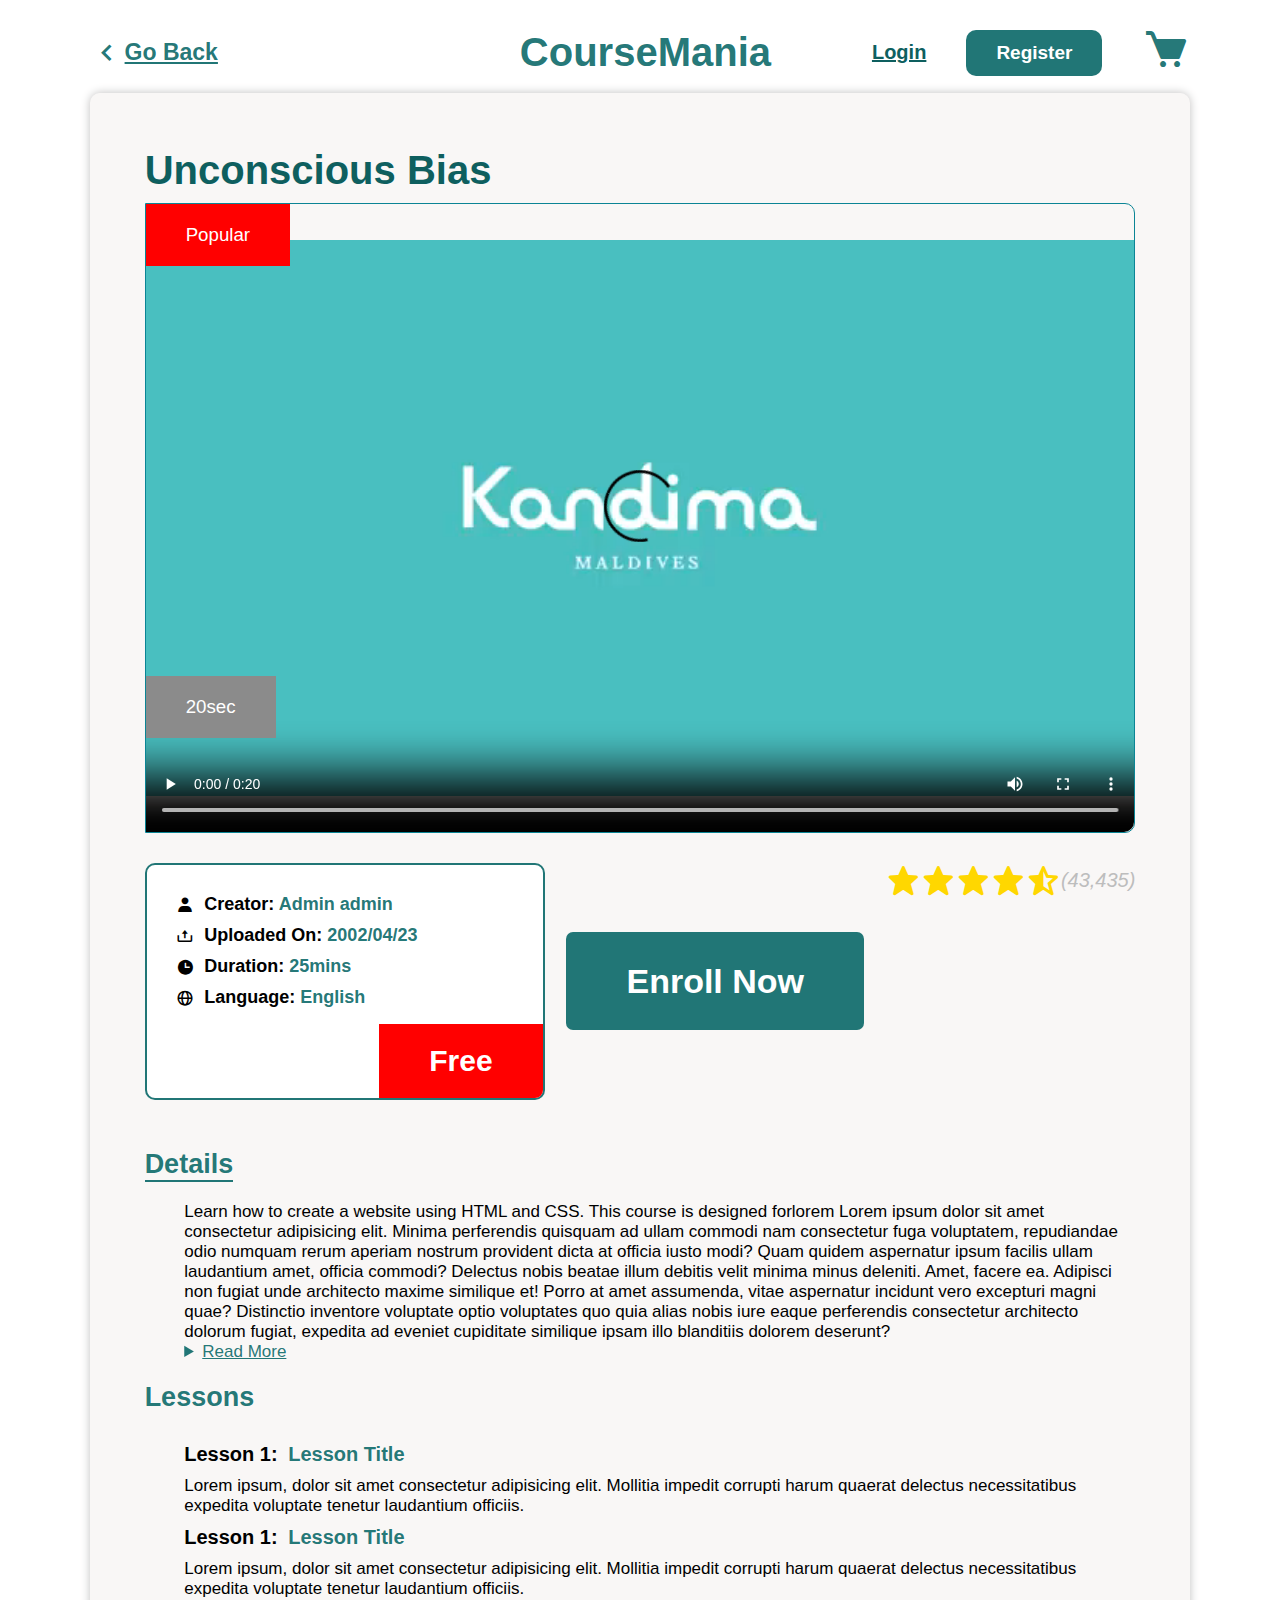
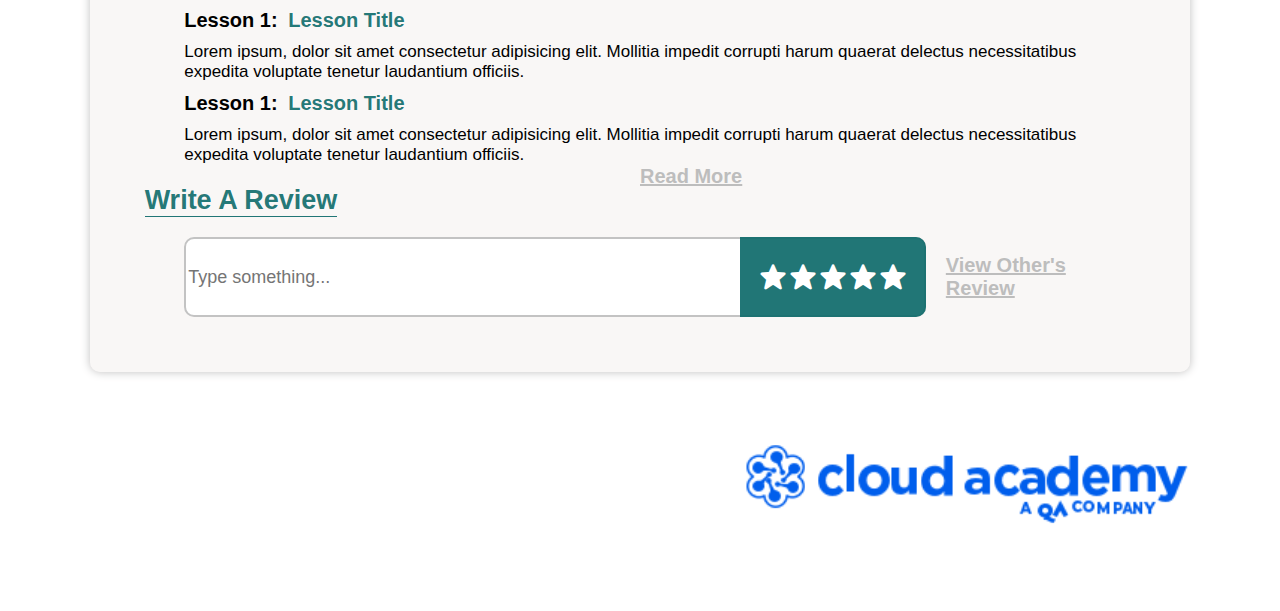
<file: enrollpage.html>
<!DOCTYPE html>
<html lang="en">
  <head>
    <meta charset="UTF-8" />
    <meta name="viewport" content="width=device-width, initial-scale=1.0" />
    <title>Unconscious Bias</title>
    <style>
      * {
        margin: 0;
        box-sizing: border-box;
        transition: 1s;
      }
      :root {
        --primary-color: rgb(14, 95, 95);
        --button-color: rgba(16, 108, 108, 0.929);
      }
      html {
        font-size: 62.5%;
      }
      body {
        padding: 1% 7%;
        display: flex;
        flex-direction: column;
        align-items: center;
        font-family: sans-serif;
      }
      nav {
        width: 100%;
        height: 8rem;
        display: flex;
        justify-content: space-between;
        align-items: center;
        /* background-color: antiquewhite; */
      }
      nav .goback {
        display: flex;
        justify-content: center;
        align-items: center;
      }
      nav .goback i {
        color: var(--button-color);
        font-size: 3.5rem;
      }
      nav .goback a {
        color: var(--button-color);
        font-size: 2.3rem;
        font-weight: 600;
      }
      nav header h1 {
        margin-left: 40%;
        font-size: 4rem;
        color: var(--button-color);
      }
      nav .nav-opt {
        display: flex;
        /* width: 50%; */
        align-items: center;
        justify-content: space-between;
      }
      nav .nav-opt a:first-child {
        margin-right: 4rem;
        color: var(--primary-color);
        font-size: 2rem;
        font-weight: 600;
      }
      nav .nav-opt a:nth-child(2) {
        margin-right: 4rem;
        color: #fff;
        font-size: 1.9rem;
        font-weight: 550;
        border: none;
        border-radius: 1rem;
        background: var(--button-color);
        text-decoration: none;
        padding: 1.2rem 3rem;
      }
      nav .nav-opt a:nth-child(3) {
        color: var(--button-color);
        font-size: 4.8rem;
      }
      .container {
        width: 100%;
        display: flex;
        flex-direction: column;
        padding: 5%;
        /* align-items: center; */
        border-radius: 10px;
        box-shadow: 0 0 1rem rgb(192, 191, 191);
        background-color: rgba(238, 235, 232, 0.379);
      }

      .container .section1 h2 {
        font-size: 4rem;
        margin-bottom: 1rem;
        color: var(--primary-color);
        /* align-self: flex-start; */
      }
      .container .section1 .video {
        width: 100%;
        height: 70vh;
        position: relative;
        border: 1px solid rgb(11, 133, 149);
        border-top-right-radius: 10px;
        border-bottom-right-radius: 10px;
      }
      .container .section1 .video video {
        width: 100%;
        height: 100%;
        z-index: 0;
        border-top-right-radius: 10px;
        border-bottom-right-radius: 10px;
      }
      .container .section1 .video .video-tag {
        position: absolute;
        top: 0;
        left: 0;
        z-index: 1;
        background-color: red;
        padding: 2rem 4rem;
      }
      .container .section1 .video .video-tag p {
        font-size: 1.87rem;
        color: #fff;
      }
      .container .section1 .video .video-time {
        position: absolute;
        bottom: 15%;
        left: 0;
        z-index: 1;
        background-color: rgb(139, 139, 139);
        padding: 2rem 4rem;
      }
      .container .section1 .video .video-time p {
        font-size: 1.87rem;
        color: #fff;
      }
      .container .section2 {
        display: flex;
        justify-content: space-between;
        padding: 3% 0;
      }
      .container .section2 .description {
        border: 2px solid var(--button-color);
        border-radius: 10px;
        padding: 3% 3% 8% 3%;
        width: 40rem;
        position: relative;
        overflow: hidden;
        background-color: #fff;
      }

      .container .section2 .description .dlist {
        display: flex;
        justify-content: space-between;
        font-size: 1.8rem;
        margin-bottom: 1rem;
        text-align: left;
        align-items: center;
      }

      .container .section2 .description .dlist i {
        margin-right: 10px;
      }

      .container .section2 .description .dlist p {
        font-weight: 600;
        margin-left: 0;
        flex: 1; /* Allow paragraph to take remaining space */
      }
      .container .section2 .description .dlist p span {
        color: var(--button-color);
      }
      .container .section2 .description .dtag {
        position: absolute;
        bottom: 0;
        right: 0;
        padding: 2rem 5rem;
        background-color: red;
      }
      .container .section2 .description .dtag p {
        font-size: 3rem;
        color: #fff;
        font-weight: 600;
      }
      .container .section2 .enroll-btn {
        align-self: center;
      }
      .container .section2 .enroll-btn a {
        text-decoration: none;
        font-size: 3.4rem;
        color: #fff;
        font-weight: 600;
        background-color: var(--button-color);
        padding: 3rem 6rem;
        border-radius: 7px;
      }
      .container .section2 .rating {
        display: flex;
        align-items: center;
        align-self: flex-start;
      }
      .container .section2 .rating i {
        font-size: 3.5rem;
        color: gold;
      }
      .container .section2 .rating em {
        font-size: 2rem;
        color: #bdbdbd;
      }
      .container .head-detail .heading h3,
      .container .lesson-detail .heading h3,
      .container .review .heading h3
       {
        font-size: 2.7rem;
        display: inline-block;
        color: var(--button-color);
        margin: 2rem 0;
      }
      .container .head-detail .heading h3::after,
      .container .review .heading h3::after
       {
        content: "";
        display: block;
        width: 100%;
        height: 1.5px;
        background-color: var(--button-color);
      }
      .container .head-detail .h-body, .container .l-body {
        padding-left: 4%;
      }
      .container .head-detail .h-body p,.container .l-body p {
        font-size: 1.7rem;
      }
      .container .head-detail .h-body details summary {
        font-size: 1.7rem;
        text-decoration: underline;
        color: var(--button-color);
      }
      .container .lesson-detail .l-body {
        position: relative;
        width: 100%;
      }
      .container .lesson-detail .l-body h4{
        font-size: 2rem;
        margin: 1rem 0;
      }
      .container .lesson-detail .l-body h4 span{
        color: var(--button-color);
        margin-left:5px ;
      }
      .container .lesson-detail .l-body a{
        font-size: 2rem;
        position: absolute;
        font-weight: 600;
      left: 50%;
        color: rgb(189, 189, 189);
      }
      .container .review .r-body{
        display: flex;
        align-items: center;
        padding-left:4%;
      }
      .container .review .r-body .inputs{
        position: relative;
        width: 80%;
      }
      .container .review .r-body .inputs input{
        padding-right: 26%;
        height: 8rem;
        width: 100%;
        font-size: 1.8rem;
        text-wrap: wrap;
        border-radius: 10px;
        border: 2px solid rgb(195, 195, 195);
      }
      .container .review .r-body .inputs .ratings{
        display: flex;
        align-items: center;
        justify-content: center;
        background-color: var(--button-color);
        position: absolute;
        top: 0;
        right: 0;
        border-top-right-radius: 10px;
        border-bottom-right-radius: 10px;
        width: 25%;
        height: 100%;
      }
      .container .review .r-body .inputs .ratings i{
      font-size: 3rem;
      color: rgb(255, 255, 255);
      }
      .container .review .r-body .inputs .ratings i:hover,
      .container .review .r-body .inputs .ratings i:active{
      color: gold;
      }
      .container .review .r-body a{
        margin-left: 2rem;
        font-size: 2rem;
        font-weight: 600;
        color: rgb(189, 189, 189);
      }
      footer{
      align-self: flex-end;
      }
      footer img{
        width: 35vw;
      }
      @media screen and (max-width:1024px){
        html{
          font-size: 50%;
        }
      }
      @media screen and (max-width:768px){
        html{
          font-size: 40%;
        }
        .container .section1 .video {
        width: 100%;
        height: 52vh;
      }
      .container .section1 .video .video-time {
      display: none;
      }
        .container .section2 .enroll-btn a {
          font-size: 2.5rem;
        }
      }
      @media screen and (max-width:768px){
        body{
          padding: 1%;
        }
        nav .nav-opt{
          display: none;
        }
        nav header h1{
          margin: 0;
        }
        .container{
          padding-left: 3px;
          padding-right: 3px;
          
        }
        .container .section2 {
        flex-direction: column-reverse;
        gap: 5rem;
        align-items: center;
        }
      .container .review .r-body .inputs input{
        height: 6rem;
      }
      .container .review .r-body  a{
        font-size: 2rem;
      }
      .container .review .r-body .inputs .ratings i{
        font-size: 1.5rem;
      }
      }
      @media screen and (max-width:320px){
        html{
          font-size: 37%;
        }
        .container .section1 .video {
        width: 100%;
        height: 40vh;
      }
      }
    </style>
    <link
      href="https://unpkg.com/boxicons@2.1.4/css/boxicons.min.css"
      rel="stylesheet"
    />
  </head>
  <body>
    <nav>
      <div class="goback">
        <i class="bx bx-chevron-left"></i><a href="index.html">Go Back</a>
      </div>
      <header>
        <h1>CourseMania</h1>
      </header>
      <div class="nav-opt">
        <a href="login.html" aria-label="Login">Login</a>
        <a href="register.html" class="btn" aria-label="Register">Register</a>
        <a href="#" aria-label="Shopping Cart"><i class="bx bxs-cart"></i></a>
      </div>
    </nav>
    <div class="container">
      <div class="section1">
        <h2>Unconscious Bias</h2>
        <div class="video">
          <video
            controls
            src="./media/Kandima Signature Video - 20 seconds.mp4"
            alt=""
          ></video>
          <div class="video-tag">
            <p>Popular</p>
          </div>
          <div class="video-time"><p>20sec</p></div>
        </div>
      </div>
      <div class="section2">
        <div class="description">
          <div class="dlist">
            <i class="bx bxs-user"></i>
            <p>Creator: <span>Admin admin</span></p>
          </div>
          <div class="dlist">
            <i class="bx bx-upload"></i>
            <p>Uploaded On: <span>2002/04/23</span></p>
          </div>
          <div class="dlist">
            <i class="bx bxs-time"></i>
            <p>Duration: <span>25mins</span></p>
          </div>
          <div class="dlist">
            <i class="bx bx-globe"></i>
            <p>Language: <span>English</span></p>
          </div>
          <div class="dtag">
            <p>Free</p>
          </div>
        </div>
        <div class="enroll-btn">
          <a href="#">Enroll Now</a>
        </div>
        <div class="rating">
          <i class="bx bxs-star"></i>
          <i class="bx bxs-star"></i>
          <i class="bx bxs-star"></i>
          <i class="bx bxs-star"></i>
          <i class="bx bxs-star-half"></i>
          <em>(43,435)</em>
        </div>
      </div>
      <div class="section3">
        <div class="head-detail">
          <div class="heading">
            <h3>Details</h3>
          </div>
          <div class="h-body">
            <p>
              Learn how to create a website using HTML and CSS. This course is
              designed forlorem Lorem ipsum dolor sit amet consectetur
              adipisicing elit. Minima perferendis quisquam ad ullam commodi nam
              consectetur fuga voluptatem, repudiandae odio numquam rerum
              aperiam nostrum provident dicta at officia iusto modi? Quam quidem
              aspernatur ipsum facilis ullam laudantium amet, officia commodi?
              Delectus nobis beatae illum debitis velit minima minus deleniti.
              Amet, facere ea. Adipisci non fugiat unde architecto maxime
              similique et! Porro at amet assumenda, vitae aspernatur incidunt
              vero excepturi magni quae? Distinctio inventore voluptate optio
              voluptates quo quia alias nobis iure eaque perferendis consectetur
              architecto dolorum fugiat, expedita ad eveniet cupiditate
              similique ipsam illo blanditiis dolorem deserunt?
              <details>
                <summary>Read More</summary>
                <p>
                  Lorem ipsum, dolor sit amet consectetur adipisicing elit.
                  Incidunt maiores veritatis aspernatur magnam iure. Illo,
                  commodi suscipit odio deserunt, ullam amet eaque magnam
                  blanditiis soluta laboriosam minus. Id, velit labore.
                </p>
              </details>
            </p>
          </div>
        </div>
        <div class="lesson-detail">
          <div class="heading">
            <h3>Lessons</h3>
          </div>
          <div class="l-body">
            <h4>Lesson 1: <span>Lesson Title</span></h4>
            <p>Lorem ipsum, dolor sit amet consectetur adipisicing elit. Mollitia impedit corrupti harum quaerat delectus necessitatibus expedita voluptate tenetur laudantium officiis.</p>
            <h4>Lesson 1: <span>Lesson Title</span></h4>
            <p>Lorem ipsum, dolor sit amet consectetur adipisicing elit. Mollitia impedit corrupti harum quaerat delectus necessitatibus expedita voluptate tenetur laudantium officiis.</p>
            <h4>Lesson 1: <span>Lesson Title</span></h4>
            <p>Lorem ipsum, dolor sit amet consectetur adipisicing elit. Mollitia impedit corrupti harum quaerat delectus necessitatibus expedita voluptate tenetur laudantium officiis.</p>
            <h4>Lesson 1: <span>Lesson Title</span></h4>
            <p>Lorem ipsum, dolor sit amet consectetur adipisicing elit. Mollitia impedit corrupti harum quaerat delectus necessitatibus expedita voluptate tenetur laudantium officiis.</p>
            <a href="#">Read More</a>
          </div>
        </div>
        <div class="review">
          <div class="heading">
            <h3>Write A Review</h3>
          </div>
          <div class="r-body">
            <div class="inputs">
              <input type="text" placeholder="Type something...">
              <div class="ratings">
                <i class="bx bxs-star"></i>
                <i class="bx bxs-star"></i>
                <i class="bx bxs-star"></i>
                <i class="bx bxs-star"></i>
                <i class="bx bxs-star"></i>
              </div>
            </div>
            <a href="#">View Other's Review</a>
          </div>
        </div>
      </div>
    </div>
    <footer>
      <img src="./media/cloudacademy-logo.png" alt="">
    </footer>
  </body>
</html>
</file>
<file: responsive/index.css>
html {
        font-size: 62.5%;
      }
      * {
        margin: 0;
        box-sizing: border-box;
        transition: 1s;
        scroll-behavior: smooth;
      }
      body {
        scroll-behavior: smooth;
        background-color: #494848;
        margin: 0 5.2rem;
        font-family: sans-serif;
        overflow-x: hidden;
      }
      body::-webkit-scrollbar {
        display: none;
      }
      :root {
        --primary-color: rgb(14, 95, 95);
        --button-color: rgba(18, 122, 122, 0.929);
        --font-size: 2.6rem;
        --logo-font: 3.4rem;
      }
      .first-page {
        width: 100%;
        height: 95vh;
        background: url("../media/background1.png");
        background-size:100% 100%;
        display: flex;
        flex-direction: column;
        /* align-items: center; */
      }
      .first-page .container1 {
        width: 100%;
        display: flex;
        justify-content: space-between;
        padding: 2%;
      }
      .first-page .container1 header h1 {
        font-size: 4rem;
        font-weight: 700;
        background: linear-gradient(
          to bottom,
          rgb(23, 143, 143) 50%,
          rgb(1, 13, 13)
        );
        -webkit-background-clip: text;
        -webkit-text-fill-color: transparent;
        background-clip: text;
        color: transparent;
      }
      .first-page .container1 nav {
        display: flex;
        /* width: 50%; */
        align-items: center;
        justify-content: space-between;
      }
      .first-page .container1 nav ul {
        list-style: none;
        display: flex;
        justify-content: space-evenly;
        align-items: center;
      }
      .first-page .container1 nav ul a {
        position: relative;
        text-decoration: none;
        font-size: var(--font-size);
        font-weight: 600;
        color: rgb(78, 78, 78);
      }
      .first-page .container1 nav ul a:not(:last-child) {
        margin-right: 4rem;
      }
      .first-page .container1 nav ul a::after {
        content: "";
        position: absolute;
        bottom: -0.2rem; /* Adjust as needed */
        left: 0;
        width: 0;
        height: 0.2rem; /* Adjust as needed */
        background-color: var(--button-color); /* Same color as the text */
        transition: width 0.3s ease;
      }
      .first-page .container1 nav ul a:hover::after {
        width: 100%;
      }

      .first-page .container1 nav #check {
        display: none;
      }
      .first-page .container1 nav label i {
        display: none;
        font-size: 5rem;
        color: var(--button-color);
      }
      .first-page .container1 .nav-opt {
        display: flex;
        /* width: 50%; */
        align-items: center;
        justify-content: space-between;
      }
      .first-page .container1 .nav-opt a:first-child {
        margin: 0 4rem;
        color: var(--primary-color);
        font-size: 2rem;
        font-weight: 600;
      }
      .first-page .container1 .nav-opt a:nth-child(2) {
        margin-right: 4rem;
        color: #fff;
        font-size: 1.9rem;
        font-weight: 550;
        border: none;
        border-radius: 1rem;
        background: var(--button-color);
        text-decoration: none;
        padding: 1.2rem 3rem;
      }
      .first-page .container1 .nav-opt a:nth-child(3) {
        color: var(--button-color);
        font-size: 4.8rem;
      }
      .first-page .container2 {
        position: relative;
        height: auto;
      }
      .first-page .container2 .search-space {
        position: absolute;
        top: 15%;
        left: 19%;
        width: 65%;
      }
      .first-page .container2 .search-space i {
        position: absolute;
        top: 18%;
        left: 3%;
        font-size: 4.2rem;
        color: #3877846d;
      }
      .first-page .container2 .search-space input {
        width: 100%;
        padding: 1.5rem 3rem;
        border-radius: 1.5rem;
        text-indent: 4rem;
        border: 0.3rem solid var(--button-color);
        justify-items: center;
        font-size: var(--font-size);
      }
      .first-page .container2 .search-space input:hover {
        background-color: rgba(43, 143, 163, 0.249);
      }
      .first-page .container2 .search-space input:focus {
        outline: none;
        background-color: rgba(43, 143, 163, 0.249);
      }
      .first-page .container2 .search-space input::placeholder {
        color: rgba(83, 115, 115, 0.214);
        font-weight: 550;
        font-size: var(--font-size);
      }
      .first-page .container2 .content {
        position: relative;
        width: 45%;
        top: 150%;
        left: 30%;
      }
      .first-page .container2 .content p {
        position: relative;
        top: 0%;
        font-size: 3rem;
        font-weight: 550;
        text-transform: capitalize;
        margin-top: 0.5rem;
        color: var(--button-color);
      }
      .first-page .container2 .content a {
        position: relative;
        top: 8rem;
        left: 30%;
        margin-right: 4rem;
        color: #fff;
        font-size: 1.9rem;
        font-weight: 550;
        border: none;
        border-radius: 1rem;
        background: var(--button-color);
        text-decoration: none;
        padding: 2rem 4rem;
      }
      .first-page .image {
        height: 10rem;
        position: absolute;
        bottom: 1%;
        right: 7%;
        height: auto;
        /* overflow: hidden; */
      }
      .first-page .image img {
        width: 39rem;
        animation-name: landimage;
        animation-duration: 2s;
        animation-timing-function: ease-in;
        animation-iteration-count: infinite;
        animation-direction: alternate;
      }
      @keyframes landimage {
        from {
          transform: translateX(0);
        }
        to {
          transform: translateX(1rem);
        }
      }
      .btn:hover {
        background-color: rgb(11, 87, 83) !important;
      }
      .second-page {
        height: auto;
        background-color: rgb(90, 89, 89);
      }
      .second-page .second-logos {
        height: 20vh;
        background-color: rgb(255, 255, 255);
        z-index: 1;
        display: flex;
        justify-content: space-evenly;
        align-items: center;
        flex-wrap: wrap;
      }
      .second-page .second-logos .logo {
        display: flex;
        align-items: center;
        gap: 1rem;
      }

      /* .second-page .second-logos .logo:first-child::before {
        content: "^";
        display: block;
        position: relative;
        top: -20rem; 
        left: 5rem;
        font-weight: 900;
        font-size: 40rem;
        color: rgb(163, 101, 225);
      } */
      .second-page .second-logos .logo:nth-child(2) h2 {
        font-size: var(--logo-font);
      }
      .second-page .second-logos .logo:nth-child(3) h2 {
        font-size: var(--logo-font);
        color: rgb(0, 106, 255);
      }
      .second-page .second-logos .logo:nth-child(4) h2 {
        font-size: var(--logo-font);
        color: rgb(0, 47, 202);
      }

      .second-page .courses-heading {
        height: 20vh;
        z-index: 0;
        box-shadow: inset 0 0 6px rgb(172, 172, 172);
        background-color: rgb(255, 255, 255);
        display: flex;
        justify-content: space-between;
        padding-left: 8%;
        z-index: 1;
        position: relative;
      }
      .second-page .courses-heading h1 {
        align-self: center;
        color: var(--primary-color);
        font-stretch: condensed;
        font-size: 4rem;
      }
      .second-page .courses-heading .subs {
        align-self: flex-end;
        padding-right: 3%;
        display: flex;
        align-items: center;
        padding-bottom: 1.5rem;
        gap: 2rem;
        font-size: 1.5rem;
      }
      .second-page .courses-heading .subs .subcheckbox {
        display: flex;
        justify-items: center;
      }
      .second-page .courses-heading .subs > *:not(p) {
        text-decoration: none;
        color: var(--button-color);
        font-weight: bold;
      }
      .second-page .courses-heading .subs a:first-child {
        font-size: 2.4rem;
      }
      .second-page .courses-heading .subs input {
        margin: 0 1rem;
        background-color: #494848;
        scale: 1.5;
      }
      .second-page .popular-courses-contents {
        height: 75vh;
        background-color: #fef6f6;
        display: flex;
        z-index: 0;
        justify-content: space-around;
        align-items: center;
        position: relative;
        padding: 0 13rem;
        gap: 16rem;
        scroll-snap-type: x mandatory;
        overflow-y: auto;
      }
      .second-page .popular-courses-contents::-webkit-scrollbar {
        display: none;
      }
      .second-page .courses-heading .viewmorecourses {
        position: absolute;
        top: 115%;
        right: 11%;
      }
      .second-page .courses-heading .viewmorecourses a {
        color: var(--button-color);
        font-size: 1.6rem;
        font-weight: 600;
        text-decoration: none;
      }
      .second-page .courses-heading .viewmorecourses a::after {
        content: "";
        display: block;
        position: absolute;
        height: 0.05rem;
        width: 100%;
        background-color: rgb(12, 131, 146);
        left: 0;
        bottom: 13%;
      }

      .second-page .courses-heading .nextpagearrow {
        position: absolute;
        top: 125%;
        transform: translateY(-50%);
        right: 1%;
        font-size: 7rem;
        font-weight: 500;
        font-stretch: ultra-condensed;
        color: var(--button-color);
      }
      .second-page .popular-courses-contents .popular-courses {
        position: relative;
        min-width: 28rem;
        max-width: 29rem;
        height: 45rem;
        box-shadow: 5px 5px 5px rgba(188, 188, 188, 0.66);
        background-color: #fff;
        scroll-snap-align: center;
        /* overflow: hidden; */
      }
      .second-page .popular-courses-contents .popular-courses:hover {
        box-shadow: 5px 5px 5px rgb(170, 170, 170);
        transform: translateY(-2%);
      }
      .second-page .popular-courses-contents .popular-courses .tag {
        position: absolute;
        top: 1.5%;
        z-index: 6;
      }
      .second-page .popular-courses-contents .popular-courses .tag a {
        color: white;
        padding: 0.7rem 2rem;
        text-decoration: none;
        background-color: #c71818;
        font-size: 1.1rem;
      }
      .second-page
        .popular-courses-contents
        .popular-courses
        .popular-courses-image {
        width: 100%;
        height: 47%;
      }
      .second-page .popular-courses-contents .popular-courses-image img {
        object-fit: cover;
        height: 100%;
        width: 100%;
        z-index: 5;
      }
      .second-page
        .popular-courses-contents
        .popular-courses
        .popular-courses-info {
        margin: 2rem 1.4rem;
        display: grid;
        grid-template-rows: repeat(1fr, 4);
        gap: 0.7rem;
      }
      .second-page
        .popular-courses-contents
        .popular-courses
        .popular-courses-info {
        font-size: 1.5rem;
      }
      .second-page
        .popular-courses-contents
        .popular-courses
        .popular-courses-info
        h3 {
        color: rgb(5, 83, 74);
        font-size: 2rem;
      }
      .second-page
        .popular-courses-contents
        .popular-courses
        .popular-courses-info
        p {
        font-weight: 600;
      }
      .second-page .popular-courses-contents .popular-courses-info div del,
      .second-page .popular-courses-contents .popular-courses-info div price {
        color: #595959;
        margin-right: 1.5rem;
        font-weight: 600;
      }
      .second-page .popular-courses-contents .popular-courses-info div > span {
        color: #be1a1a;
        font-style: italic;
      }
      .second-page .popular-courses-contents .popular-courses-info .logo {
        display: flex;
        align-items: center;
        gap: 0.3rem;
        color: rgb(0, 106, 255);
        font-size: 1.3rem;
        font-weight: 500;
      }
      .second-page .popular-courses-contents .popular-courses-info .ratings i {
        color: rgb(215, 193, 65);
        font-size: 2.4rem;
      }
      .second-page
        .popular-courses-contents
        .popular-courses-info
        .ratings
        span {
        color: rgb(118, 118, 118);
        font-size: 1.5rem;
      }
      .second-page .popular-courses-contents .popular-courses .add-btn {
        position: absolute;
        top: 50%;
        right: 2%;
        display: flex;
        flex-direction: column;
        align-items: center;
      }
      .second-page .popular-courses-contents .popular-courses .add-btn i {
        color: var(--button-color);
        font-size: 4rem;
      }
      .second-page .popular-courses-contents .popular-courses .add-btn i:hover {
        scale: 1.2;
        cursor: pointer;
      }
      .second-page .popular-courses-contents .popular-courses .add-btn p {
        font-size: 1rem;
        font-weight: 600;
        color: #868686;
      }
      .second-page .popular-courses-contents .popular-courses .button {
        position: absolute;
        top: 88%;
        left: 50%;
        transform: translateX(-50%);
      }
      .second-page .popular-courses-contents .popular-courses .enroll a {
        text-decoration: none;
        color: var(--button-color);
        border: 0.1rem solid var(--button-color);
        padding: 1rem 2rem;
        border-radius: 0.6rem;
        font-weight: 600;
        font-size: 1.5rem;
      }
      .second-page .popular-courses-contents .popular-courses .enroll a:hover {
        background-color: var(--button-color);
        color: white;
        border: none;
      }
      .second-page .popular-courses-contents .popular-courses .buy a {
        text-decoration: none;
        color: white;
        background-color: var(--button-color);
        padding: 1rem 2.8rem;
        border-radius: 0.6rem;
        font-weight: 600;
        font-size: 1.5rem;
      }
      .second-page .popular-courses-contents .popular-courses .buy a:hover {
        background-color: var(--primary-color);
      }
      .second-page .popular-courses-contents .popular-courses .viewmoreinfo {
        position: absolute;
        bottom: -7%;
        left: 50%;
        transform: translateX(-50%);
      }
      .second-page .popular-courses-contents .popular-courses .viewmoreinfo a {
        color: var(--button-color);
        font-size: 1.5rem;
        font-weight: 600;
        text-decoration: none;
      }
      .second-page
        .popular-courses-contents
        .popular-courses
        .viewmoreinfo
        a:hover {
        color: red;
      }
      .second-page
        .popular-courses-contents
        .popular-courses
        .viewmoreinfo
        a::after {
        content: "";
        display: block;
        position: absolute;
        height: 0.01rem;
        width: 100%;
        background-color: rgb(12, 131, 146);
        left: 0;
        bottom: 13%;
      }
      .forth-page {
        /* height: 90vh; */
        background-color: white;
        padding: 4% 8%;
      }
      .forth-page .courses-heading h1 {
        color: var(--primary-color);
        font-stretch: condensed;
        font-size: 4rem;
      }
      .forth-page .description {
        margin: 2% 0;
        display: flex;
        /* grid-template-columns: 3fr 1fr; */
        justify-content: space-between;
        align-items: center;
      }
      .forth-page .description p {
        color: #868686;
        font-size: 2.2rem;
        width: 70%;
      }
      .forth-page .description a {
        display: inline-block;
        text-decoration: none;
        background: var(--button-color);
        padding: 1rem 3.5rem;
        color: #ffffff;
        font-size: 2.4rem;
        height: fit-content;
        text-wrap: nowrap;
        font-weight: 600;
        margin-right: 3%;
        border-radius: 0.6rem;
      }
      .forth-page .description a:hover {
        background-color: var(--primary-color);
      }
      .forth-page h3 {
        color: var(--button-color);
        font-size: 2.5rem;
      }
      .forth-page .populartutor {
        display: flex;
        justify-content: space-between;
        margin: 2% 0;
        padding: 4%;
      }
      .forth-page .populartutor .tutor {
        display: flex;
        flex-direction: column;
        align-items: center;
      }
      .forth-page .populartutor .tutor:hover .profile-pic{
        box-shadow: 0 0 3rem rgb(7, 121, 152);
      }
      .forth-page .populartutor .tutor .profile-pic {
        width: 15rem;
        height: 15rem;
        border-radius: 50%;
        overflow: hidden;
        box-shadow: 0 0 1rem rgb(12, 120, 150);
      }
      .forth-page .populartutor .tutor img {
        object-fit: cover;
        height: 100%;
        width: 100%;
      }
      .forth-page .populartutor .tutor .about-tutor {
        display: flex;
        flex-direction: column;
        gap: 0.5rem;
        margin: 2rem;
        font-size: 1.5rem;
      }
      .forth-page .populartutor .tutor .about-tutor h4 {
        color: #868686;
        font-style: italic;
        font-weight: 600;
        font-size: 1.8rem;
      }
      .forth-page .populartutor .tutor .about-tutor p {
        color: var(--primary-color);
        font-weight: 600;
      }
      .forth-page .populartutor .tutor .about-tutor a {
        color: var(--button-color);
      }
      .forth-page .populartutor .tutor .about-tutor .rating {
        display: flex;
        align-items: center;
        gap: 0.5rem;
        color: var(--button-color);
      }
      .forth-page .populartutor .tutor .about-tutor .rating i {
        color: gold;
      }
      .forth-page .populartutor .tutor .about-tutor .rating span {
        color: #868686;
        font-style: italic;
        font-size: 1.2rem;
      }
      footer {
        background-color: var(--primary-color);
        /* height: 30v; */
        display: flex;
        flex-direction: column;
        padding: 4% 15% 4% 5%;
        font-size: 1.5rem;
      }
      footer .container {
        display: flex;
        gap: 5%;
      }
      footer .container .col {
        display: flex;
        flex-direction: column;
        gap: 0.9rem;
      }
      footer .container .col a {
        text-decoration: none;
        color: white;
        font-size: 1.5rem;
      }
      footer .social-medias {
        align-self: end;
        display: flex;
        gap: 15%;
        text-wrap: nowrap;
        width: fit-content;
        color: white;
      }
      footer .social-medias a i {
        text-decoration: none;
        font-size: 2.5rem;
        color: white;
      }
      footer .social-medias a i:hover {
        scale: 1.5;
      }
      footer .social-medias a i.bxl-facebook-square:hover {
        color: rgb(30, 86, 227);
        background-color: white;
      }
      footer .social-medias a i.bxl-twitter:hover {
        color: rgb(71, 113, 219);
        /* background-color: white; */
      }
      footer .social-medias a i.bxl-instagram-alt:hover {
        background: linear-gradient(
          45deg,
          rgb(229, 34, 235),
          rgb(131, 48, 219),
          rgb(211, 27, 199)
        );
        -webkit-background-clip: text;
        color: transparent;
        text-shadow: 0 0 15px rgb(255, 255, 255); /* Light text shadow */
      }

      footer .social-medias a i.bxl-linkedin-square:hover {
        color: rgb(70, 117, 235);
        background-color: white;
      }
      footer .social-medias a i.bxl-youtube:hover {
        color: rgb(227, 30, 30);
        background-color: white;
      }
</file>
<file: responsive/navabr.css>
/* Example media query for responsiveness */
@media screen and (max-width: 1024px) {
  html{
    font-size: 55%;
  }
 
    .first-page .container1 {
      flex-direction: column;
      /* align-items: center; */
    }
    
    .first-page .container1 nav ul {
      flex-direction: column;
      align-items: center;
      align-self: center;
    }
    .first-page .container1 .nav-opt {
      align-self: flex-end;
      
    }
    
    .first-page .container2 .content p {
      position: relative;
      top: -2rem;
     
    }
    .first-page .container2 .content a {
      top: 3rem;
      left: 10%;
    }
    .first-page .image {
      bottom:1%;
    }
    .first-page  .image img {
      width: 35rem;
    }
    .second-page .courses-heading{
      flex-direction: column;
      /* justify-content: center; */
    }
    .second-page .courses-heading h1{
      justify-self: center;
      margin-top: 5%;
    }
    .second-page .courses-heading .subs{
     justify-self: end;
    }
  }
/* Example media query for responsiveness */
@media screen and (max-width: 768px) {
  html{
    font-size: 55%;
  }
  body{
    margin: 0;
  }
 
    .first-page .container1 {
      flex-direction: column;
      /* align-items: center; */
    }
    .first-page .container1 .nav-opt {
      align-self: flex-end;
      
    }
    .first-page .container2 .content {
      width: 55%;
    }
    .first-page .container2 .content p {
      position: relative;
      font-size: 3rem;
      font-weight: 550;
      
    }
    .first-page .container2 .content a {
      top: 6rem;
      left: 10%;
    }
    .first-page .image {
      bottom:1.5%;
      right: 2%;
    }
    .first-page  .image img {
      width: 33rem;
    }
    .second-page .second-logos .logo:not(:first-child) img{
      height: 4rem;
      width: 4rem;
      margin-right: -1rem;
    }
    .second-page .second-logos .logo:first-child img{
      height: 6rem;
      width: 9rem;
    }
    footer .social-medias {
    gap: 10%;
    }
   
    .first-page .container1 nav label i{
      display: inline-block;
      font-size: 5rem;
      color: var(--button-color);
      cursor: pointer;
    }
    .first-page .container1 nav ul a{
      font-size: 2rem;
      background-color: var(--button-color);
      color: white;
      padding: 5px 0;
      border-radius: 4px;
      width: 40px;
      height: 20px;
    }
    .first-page .container1 nav ul {
      transform: translate(-50vw,10vh);
      transition: all 2s ease;
      height: 7rem;
      width: 40px;
      display: flex ;
      z-index: 99;
      flex-direction: column;
      /* position: absolute; */

    }
  
    
    .first-page .container1 nav #check:checked ~ ul{
      transform: translate(-20vw,8vh);
     
    }
    .first-page .container2 form{
      width: 40%;
      height: 50%;
  }
  .first-page .container2 form{
    width: 70%;
}
  }
  @media screen and (max-width : 597px) {
    html{
      font-size: 44%;
    }
    .first-page{
      overflow-x: hidden;
    }
    .first-page .container1 nav ul {
   padding: 0;
    }
    .first-page .image {
      bottom:2%;
      right: 2%;
    }
    .second-page .second-logos {
      display: grid;
      grid-template-columns: 1fr 1fr;
    }
    .second-page .second-logos .logo{
      place-self: center;
    }
    .second-page .second-logos .logo:nth-child(3){
      grid-row-start:2 ;
      grid-column-start: 2;
    }
    .forth-page .populartutor{
      display: flex;
      flex-direction: column;
      flex-wrap: wrap;
      gap: 5rem;
      align-items: center;
    }
    .second-page .popular-courses-contents {
      padding:  0 20%;
    }
    .second-page .popular-courses-contents .popular-courses {
      height: 75%;
      min-width: 32rem;
    }
    .second-page .popular-courses-contents .popular-courses .popular-courses-info{
  font-size: 1.7rem;
    }
    .second-page .courses-heading .subs {
      font-size: 2rem;
    }
    .second-page .courses-heading .subs .subcheckbox{
      display: grid;
      grid-template-columns: 1fr 8fr;
      justify-items: center;
      row-gap: 5px;
    }
    .forth-page .populartutor .tutor{
      display: flex;
      gap: 5rem;
      align-items: center;
      justify-content:space-between ;
    }
    .forth-page .populartutor .tutor:nth-child(odd) {
      flex-direction: row;
      gap:5rem;
  

    }
    .forth-page .populartutor .tutor:nth-child(even) {
      flex-direction: row-reverse;
      gap: 5rem;


    }
    footer{
      padding-bottom: 4%;
    }
    footer .social-medias {
      gap: 5%;
      }
      .forth-page .populartutor .tutor .about-tutor{
        font-size: 1.7rem;
      }
      .first-page .container2 form{
        width: 70%;
       
    }
  }
  @media screen and (max-width : 376px) {
    .first-page .container2 .content {
      width: 70%;
      left: 15%;
    }
    .first-page .container1 nav ul a{
      margin-right: 2rem !important;
      padding: 0;
      
       }
    .first-page .container2 .content a {
      top: -2rem;
      left: 14%;
    }
    .first-page .container2 .content p {
    top: -9rem;
      
    }
    .second-page .courses-heading .subs {
      font-size: 1.8rem;
    }
    .second-page .second-logos .logo h2 {
      font-size: 3rem !important;
    }
    .forth-page .populartutor .tutor .about-tutor{
      font-size: 1.7rem;
    }
    .first-page .container2 form{
      width: 80%;
      height: 50%;
  }
  }
  @media screen and (max-width : 321px) {
    .first-page .container2 .content {
      width: 70%;
      left: 15%;
    }
    .first-page .container2 .content p{
    font-size: 2.4rem;
    margin-top: 2rem;
    }
    .first-page .container1 nav ul a{
      margin-right: 1rem !important;
      padding: 0;
      
       }
       .forth-page .populartutor{
        padding: 0;
       }
       .forth-page .populartutor .tutor:nth-child(odd) {
        gap:2rem;
      }
      .forth-page .populartutor .tutor:nth-child(even) {
        gap: 2rem;

      }
    .second-page .courses-heading .subs {
      font-size: 1.8rem;
    }
    .second-page .second-logos .logo h2 {
      font-size: 2.2rem !important;
    }
    .forth-page .populartutor .tutor .about-tutor{
      font-size: 1.7rem;
    }
    .first-page .container2 form{
      width: 98%;
      height: 50%;
  }
  }
</file>
